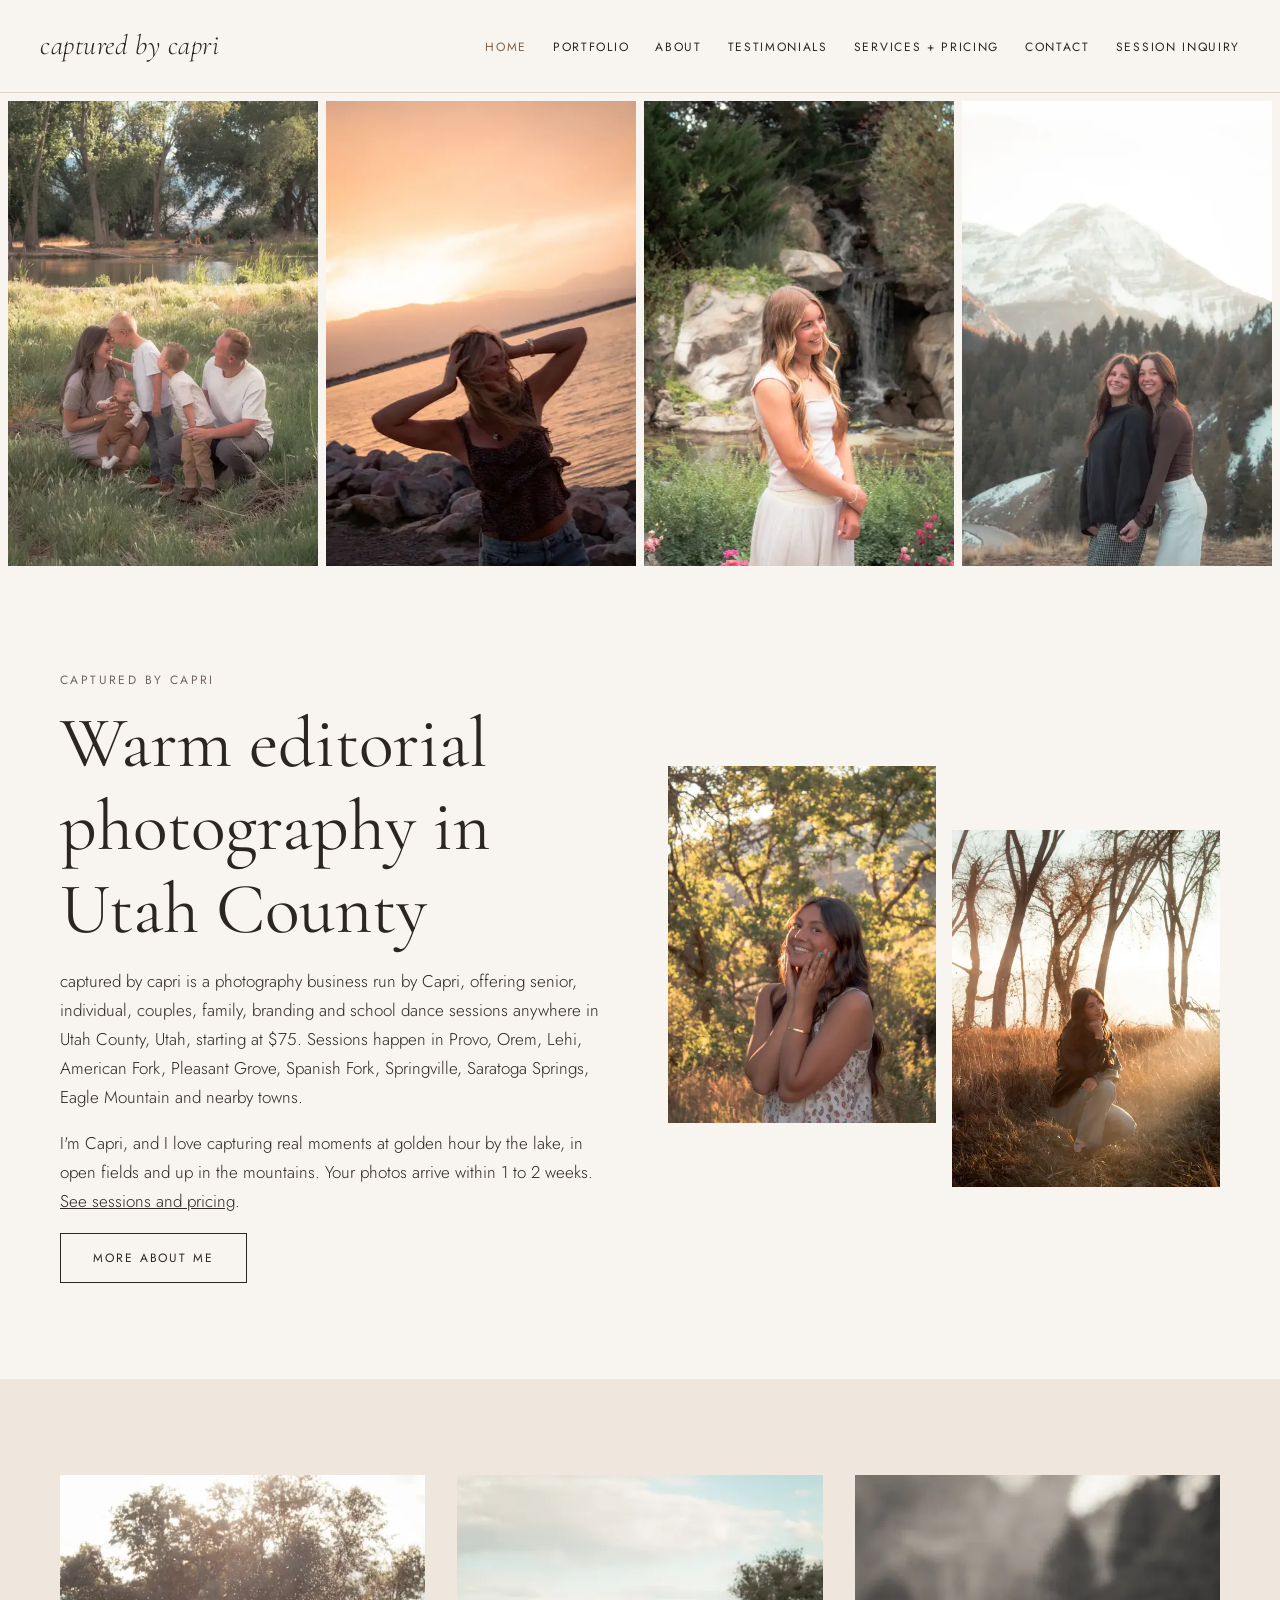
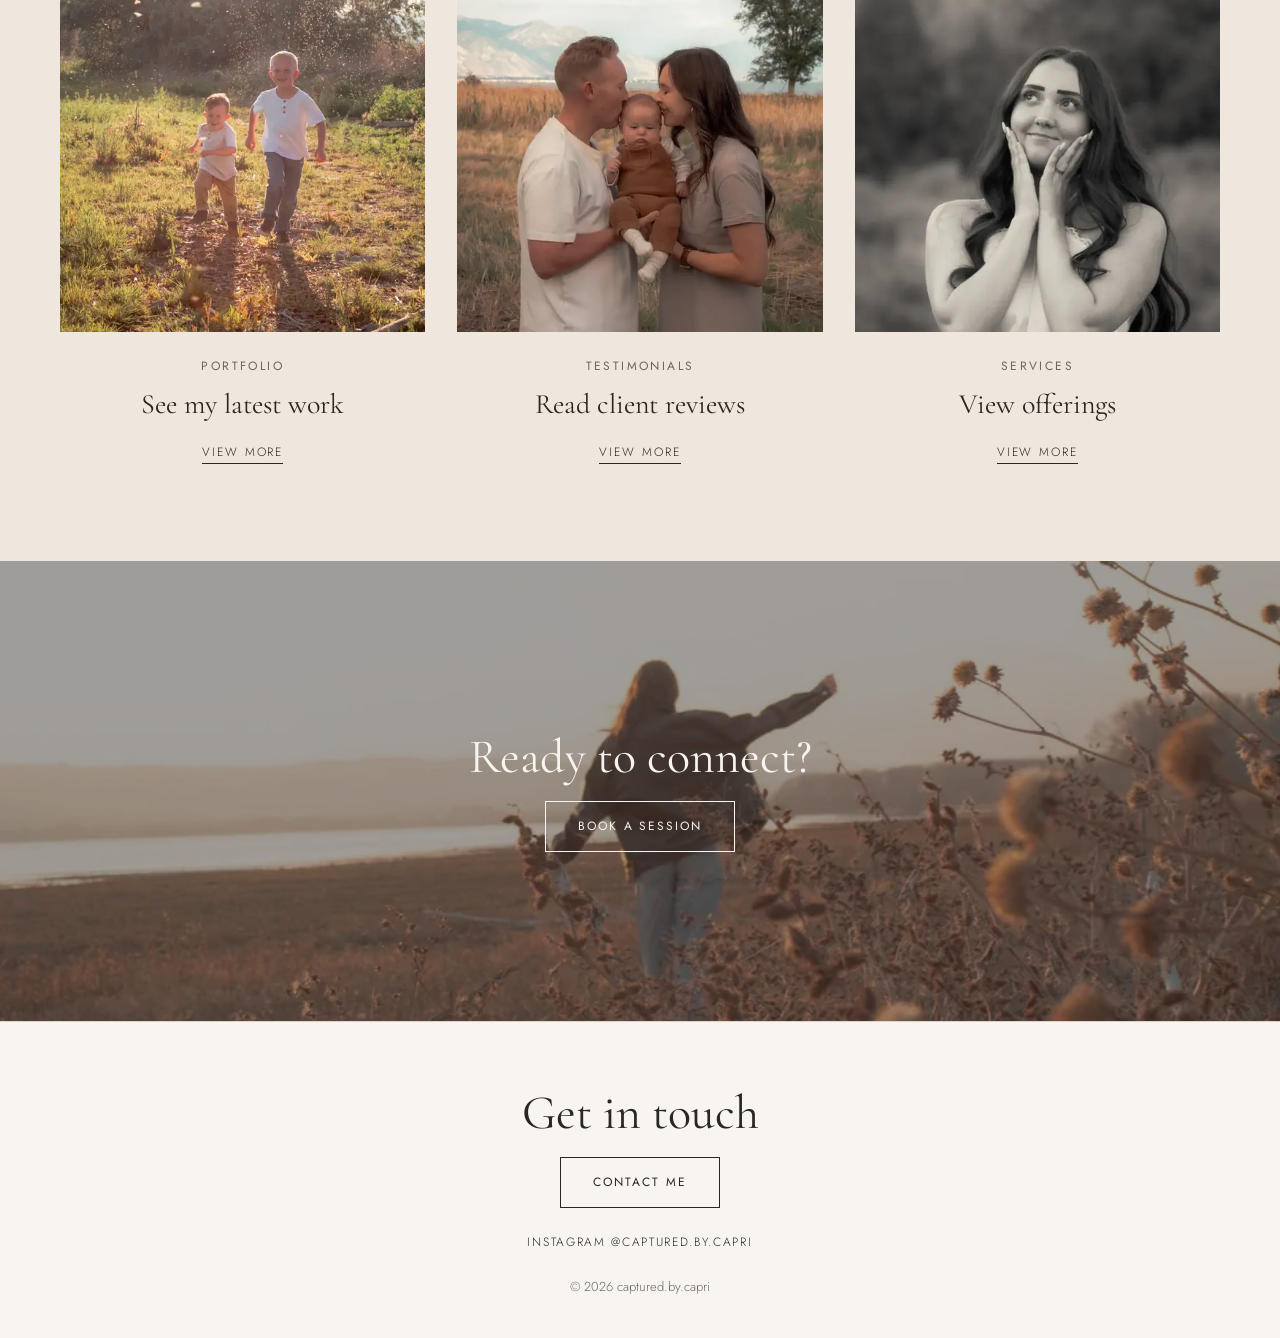
<file: index.html>
<!doctype html>
<html lang="en">
<head>
  <meta charset="utf-8">
  <meta name="viewport" content="width=device-width, initial-scale=1">
  <title>Utah County Senior & Family Photographer | captured by capri</title>
  <meta name="description" content="Warm, editorial photography in Utah County. Senior, couples, family and branding sessions with Capri, starting at $75. Book your session today.">
  <link rel="canonical" href="https://capturedbycapri.com/">
  <link rel="icon" href="favicon.svg" type="image/svg+xml">
  <link rel="apple-touch-icon" href="apple-touch-icon.png">
  <meta name="theme-color" content="#f8f4ef">
  <meta property="og:type" content="website">
  <meta property="og:site_name" content="captured by capri">
  <meta property="og:title" content="Utah County Senior & Family Photographer | captured by capri">
  <meta property="og:description" content="Warm, editorial photography in Utah County. Senior, couples, family and branding sessions with Capri, starting at $75. Book your session today.">
  <meta property="og:url" content="https://capturedbycapri.com/">
  <meta property="og:image" content="https://capturedbycapri.com/assets/og-image.jpg">
  <meta property="og:image:width" content="1200">
  <meta property="og:image:height" content="630">
  <meta name="twitter:card" content="summary_large_image">
  <script type="application/ld+json">
{
  "@context": "https://schema.org",
  "@type": "ProfessionalService",
  "@id": "https://capturedbycapri.com/#business",
  "name": "captured by capri",
  "description": "Senior, couples, family and branding photography in Utah County, Utah.",
  "url": "https://capturedbycapri.com/",
  "image": "https://capturedbycapri.com/assets/og-image.jpg",
  "logo": "https://capturedbycapri.com/apple-touch-icon.png",
  "priceRange": "$15–$115",
  "areaServed": [
    { "@type": "AdministrativeArea", "name": "Utah County, Utah" },
    { "@type": "City", "name": "Provo, Utah" },
    { "@type": "City", "name": "Orem, Utah" },
    { "@type": "City", "name": "Lehi, Utah" },
    { "@type": "City", "name": "American Fork, Utah" },
    { "@type": "City", "name": "Pleasant Grove, Utah" },
    { "@type": "City", "name": "Spanish Fork, Utah" },
    { "@type": "City", "name": "Springville, Utah" },
    { "@type": "City", "name": "Saratoga Springs, Utah" },
    { "@type": "City", "name": "Eagle Mountain, Utah" }
  ],
  "sameAs": [
    "https://instagram.com/captured.by.capri",
    "https://www.google.com/search?kgmid=/g/11z_zlj0zk"
  ],
  "hasOfferCatalog": {
    "@type": "OfferCatalog",
    "name": "Photography sessions",
    "itemListElement": [
      {
        "@type": "Offer",
        "price": "75",
        "priceCurrency": "USD",
        "itemOffered": {
          "@type": "Service",
          "name": "Individual / senior session",
          "description": "60+ photos"
        }
      },
      {
        "@type": "Offer",
        "price": "90",
        "priceCurrency": "USD",
        "itemOffered": {
          "@type": "Service",
          "name": "Couple session",
          "description": "70+ photos"
        }
      },
      {
        "@type": "Offer",
        "price": "105",
        "priceCurrency": "USD",
        "itemOffered": {
          "@type": "Service",
          "name": "Family session",
          "description": "65+ photos"
        }
      },
      {
        "@type": "Offer",
        "price": "115",
        "priceCurrency": "USD",
        "itemOffered": {
          "@type": "Service",
          "name": "Branding session",
          "description": "75+ photos"
        }
      },
      {
        "@type": "Offer",
        "price": "15",
        "priceCurrency": "USD",
        "itemOffered": {
          "@type": "Service",
          "name": "School dance group",
          "description": "Price varies with the number of couples in the group"
        }
      }
    ]
  },
  "founder": {
    "@type": "Person",
    "name": "Capri",
    "jobTitle": "Photographer",
    "url": "https://capturedbycapri.com/about.html",
    "sameAs": [
      "https://instagram.com/captured.by.capri"
    ]
  },
  "knowsAbout": [
    "Senior portrait photography",
    "Family photography",
    "Couples photography",
    "Branding photography"
  ]
}
  </script>
  <link rel="preconnect" href="https://fonts.googleapis.com">
  <link rel="preconnect" href="https://fonts.gstatic.com" crossorigin>
  <link href="https://fonts.googleapis.com/css2?family=Cormorant+Garamond:ital,wght@0,400;1,400&family=Jost:wght@300;400&display=swap" rel="stylesheet">
  <link rel="stylesheet" href="assets/style.css">
  <script type="application/ld+json">
{
  "@context": "https://schema.org",
  "@type": "WebPage",
  "@id": "https://capturedbycapri.com/",
  "url": "https://capturedbycapri.com/",
  "name": "Utah County Senior & Family Photographer | captured by capri",
  "dateModified": "2026-11-11",
  "about": {
    "@id": "https://capturedbycapri.com/#business"
  }
}
  </script>
</head>
<body>
  <header class="site-header">
    <a class="logo" href="index.html">captured by capri</a>
    <button class="nav-toggle" aria-expanded="false" aria-controls="site-nav">Menu</button>
    <nav class="site-nav" id="site-nav" aria-label="Main">
      <ul>
        <li><a href="index.html" aria-current="page">Home</a></li>
        <li><a href="portfolio.html">Portfolio</a></li>
        <li><a href="about.html">About</a></li>
        <li><a href="testimonials.html">Testimonials</a></li>
        <li><a href="services.html">Services + Pricing</a></li>
        <li><a href="contact.html">Contact</a></li>
        <li><a href="inquiry.html">Session Inquiry</a></li>
      </ul>
    </nav>
  </header>

  <main>
    <section class="hero-strip" aria-label="Featured photos">
      <img src="assets/photos/web/IMG_3997.webp" srcset="assets/photos/web/IMG_3997-500.webp 500w, assets/photos/web/IMG_3997.webp 1000w" sizes="(max-width: 900px) 50vw, 25vw" alt="Family of five sitting together in green grass by a pond" width="1000" height="1500" fetchpriority="high">
      <img src="assets/photos/web/IMG_3326.webp" srcset="assets/photos/web/IMG_3326-500.webp 500w, assets/photos/web/IMG_3326.webp 1000w" sizes="(max-width: 900px) 50vw, 25vw" alt="Girl with her hands in her hair at the lakeshore during a peach-colored sunset" width="1000" height="1500">
      <img src="assets/photos/web/senior-waterfall.webp" srcset="assets/photos/web/senior-waterfall-500.webp 500w, assets/photos/web/senior-waterfall.webp 1000w" sizes="(max-width: 900px) 50vw, 25vw" alt="Senior portrait in a white dress beside a garden waterfall and pink zinnias" width="1000" height="1500">
      <img src="assets/photos/web/IMG_2853.webp" srcset="assets/photos/web/IMG_2853-500.webp 500w, assets/photos/web/IMG_2853.webp 1000w" sizes="(max-width: 900px) 50vw, 25vw" alt="Two friends hugging in front of a snowy mountain peak and pine trees" width="1000" height="1500">
    </section>

    <section class="section">
      <div class="container intro">
        <div>
          <span class="eyebrow">captured by capri</span>
          <h1>Warm editorial photography in Utah County</h1>
          <p>captured by capri is a photography business run by Capri, offering senior, individual, couples, family, branding and school dance sessions anywhere in Utah County, Utah, starting at $75. Sessions happen in Provo, Orem, Lehi, American Fork, Pleasant Grove, Spanish Fork, Springville, Saratoga Springs, Eagle Mountain and nearby towns.</p>
          <p>I'm Capri, and I love capturing real moments at golden hour by the lake, in open fields and up in the mountains. Your photos arrive within 1 to 2 weeks. <a href="services.html">See sessions and pricing</a>.</p>
          <a class="button" href="about.html">More about me</a>
        </div>
        <div class="intro-photos">
          <img src="assets/photos/web/IMG_4443.webp" srcset="assets/photos/web/IMG_4443-500.webp 500w, assets/photos/web/IMG_4443.webp 1000w" sizes="(max-width: 900px) 50vw, 25vw" alt="Senior girl smiling with her hands on her cheeks in golden-hour backlight" width="1000" height="1500" loading="lazy">
          <img src="assets/photos/web/IMG_2374.webp" srcset="assets/photos/web/IMG_2374-500.webp 500w, assets/photos/web/IMG_2374.webp 1000w" sizes="(max-width: 900px) 50vw, 25vw" alt="Senior girl crouched in tall grass under bare trees in golden backlight" width="1000" height="1500" loading="lazy">
        </div>
      </div>
    </section>

    <section class="section alt">
      <div class="container cards">
        <a class="card" href="portfolio.html">
          <img src="assets/photos/web/IMG_4342.webp" srcset="assets/photos/web/IMG_4342-500.webp 500w, assets/photos/web/IMG_4342.webp 1000w" sizes="(max-width: 900px) 100vw, 33vw" alt="Two young brothers running through sunlit grass by the lake" width="1000" height="1354" loading="lazy">
          <span class="eyebrow">Portfolio</span>
          <h2>See my latest work</h2>
          <span class="more">View more</span>
        </a>
        <a class="card" href="testimonials.html">
          <img src="assets/photos/web/IMG_4170.webp" srcset="assets/photos/web/IMG_4170-500.webp 500w, assets/photos/web/IMG_4170.webp 1000w" sizes="(max-width: 900px) 100vw, 33vw" alt="Parents kissing their baby in a golden field with mountains behind them" width="984" height="1500" loading="lazy">
          <span class="eyebrow">Testimonials</span>
          <h2>Read client reviews</h2>
          <span class="more">View more</span>
        </a>
        <a class="card" href="services.html">
          <img src="assets/photos/web/IMG_9666.webp" srcset="assets/photos/web/IMG_9666-500.webp 500w, assets/photos/web/IMG_9666.webp 1000w" sizes="(max-width: 900px) 100vw, 33vw" alt="Black and white portrait of a young woman smiling with her hands on her cheeks" width="1000" height="1500" loading="lazy">
          <span class="eyebrow">Services</span>
          <h2>View offerings</h2>
          <span class="more">View more</span>
        </a>
      </div>
    </section>

    <section class="cta-banner" style="background-image: url('assets/photos/web/IMG_2641.webp')">
      <div>
        <h2>Ready to connect?</h2>
        <a class="button light" href="inquiry.html">Book a session</a>
      </div>
    </section>
  </main>

  <footer class="site-footer">
    <h2>Get in touch</h2>
    <a class="button" href="contact.html">Contact me</a>
    <br>
    <a class="social" href="https://instagram.com/captured.by.capri">Instagram @captured.by.capri</a>
    <small>&copy; 2026 captured.by.capri</small>
  </footer>

  <script src="assets/site.js"></script>
</body>
</html>
</file>
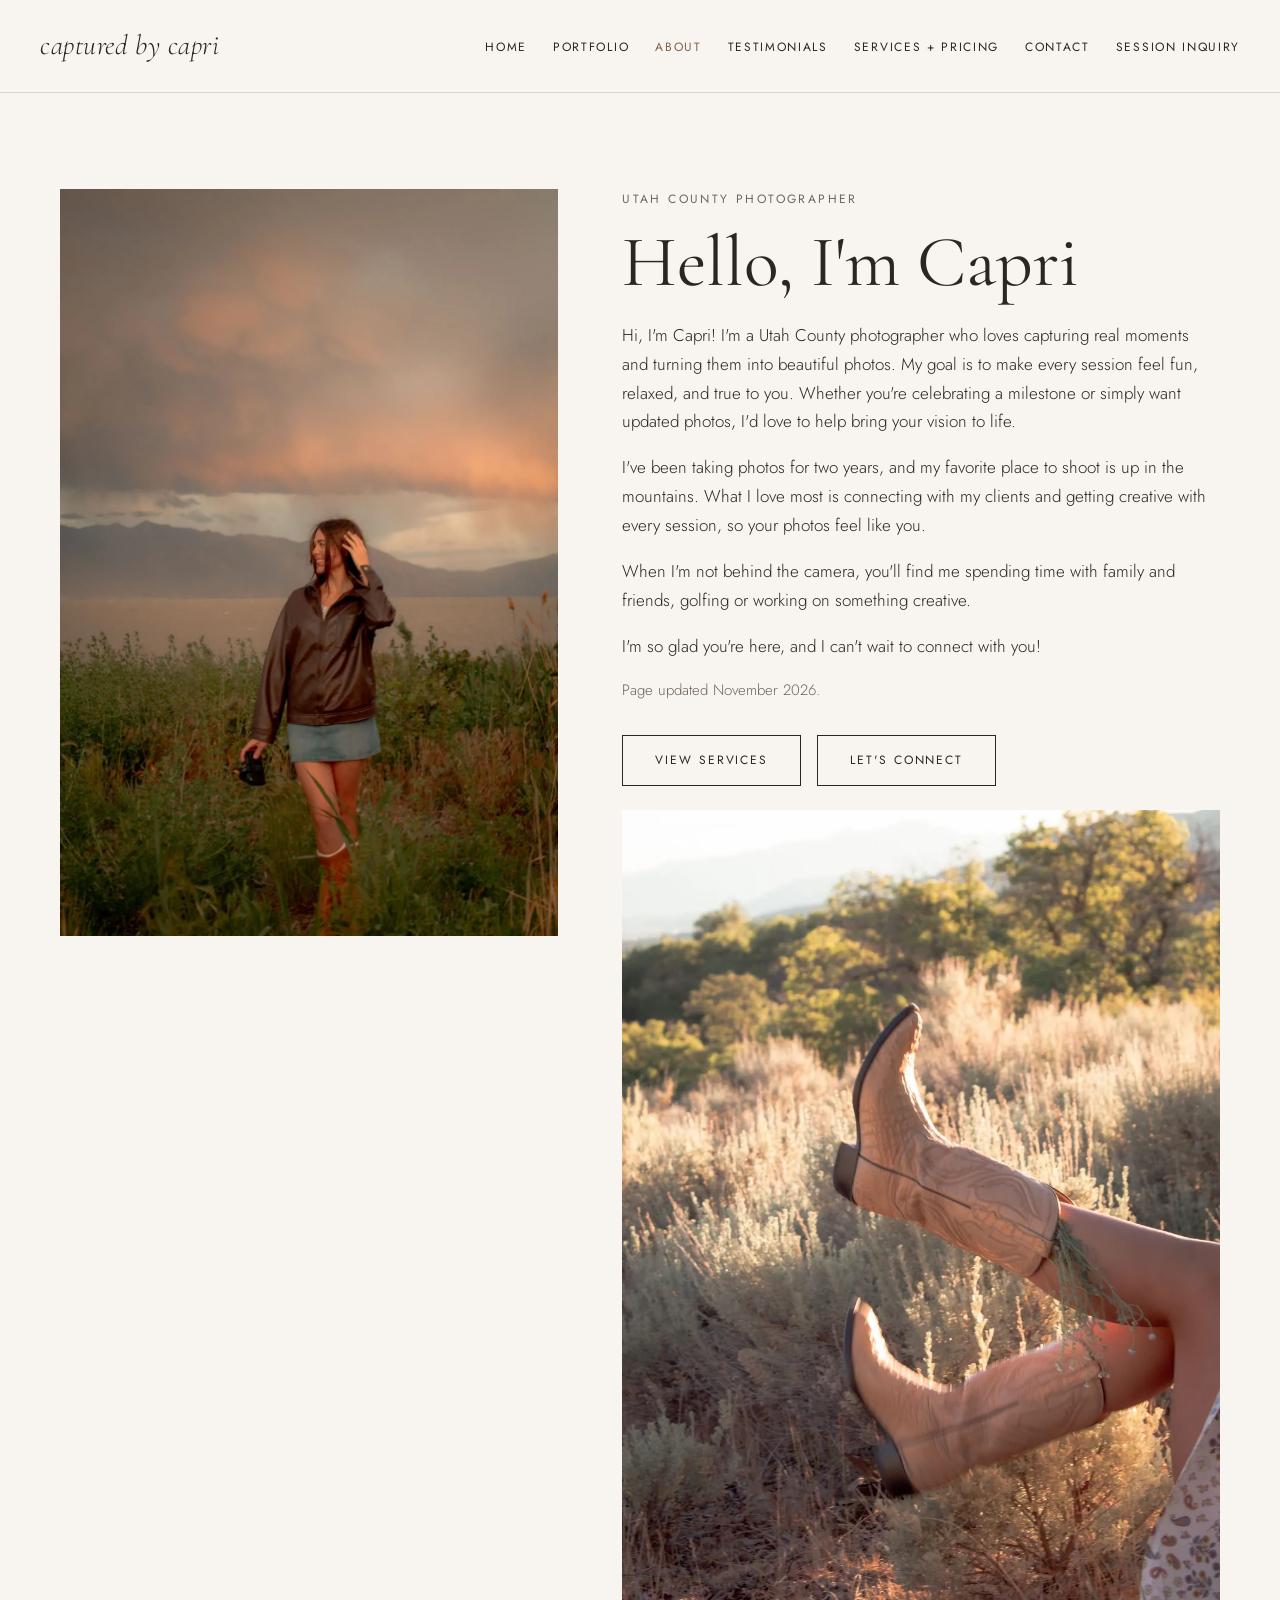
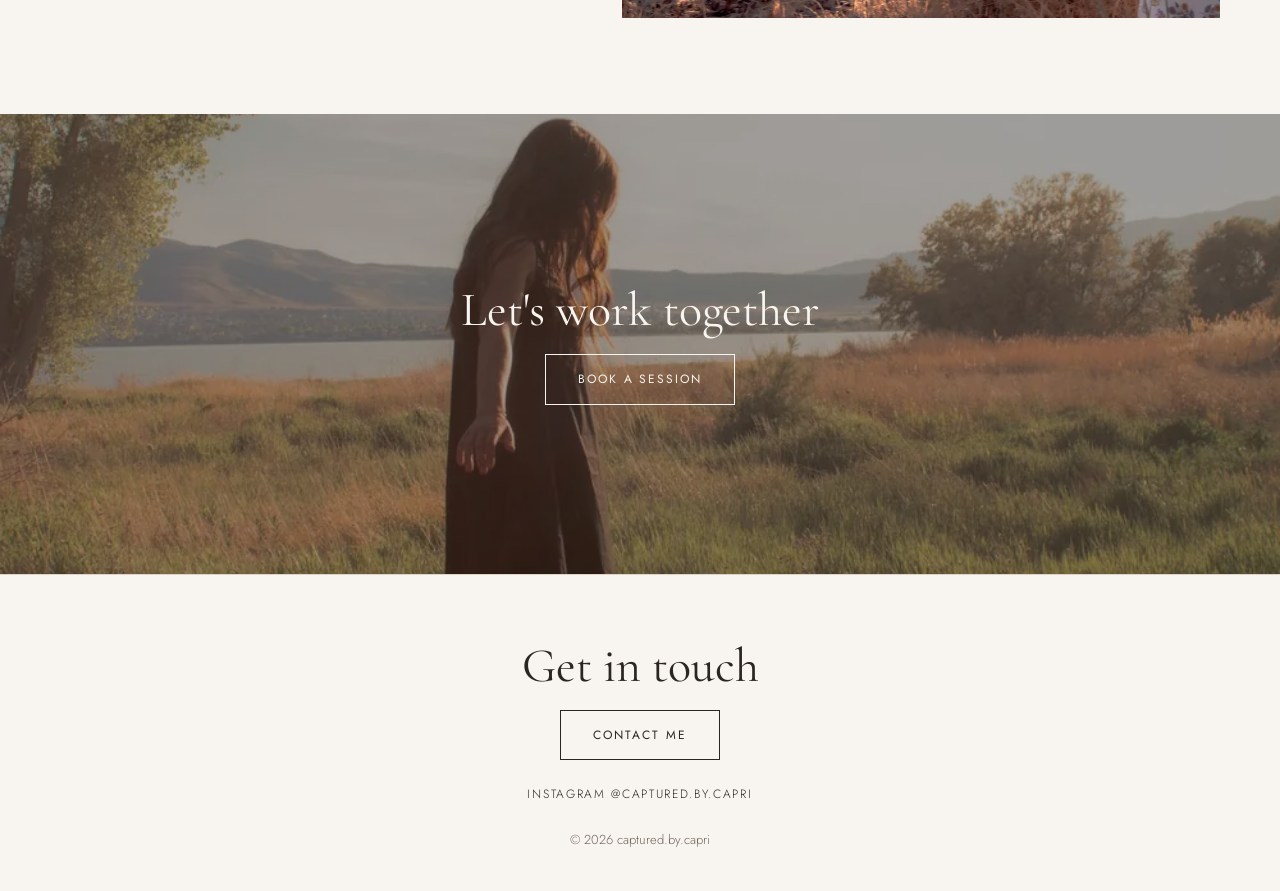
<file: about.html>
<!doctype html>
<html lang="en">
<head>
  <meta charset="utf-8">
  <meta name="viewport" content="width=device-width, initial-scale=1">
  <title>About Capri, Utah County Photographer | captured by capri</title>
  <meta name="description" content="Meet Capri, a Utah County photographer who makes every session fun, relaxed and true to you. Seniors, couples, families and branding.">
  <link rel="canonical" href="https://capturedbycapri.com/about.html">
  <link rel="icon" href="favicon.svg" type="image/svg+xml">
  <link rel="apple-touch-icon" href="apple-touch-icon.png">
  <meta name="theme-color" content="#f8f4ef">
  <meta property="og:type" content="website">
  <meta property="og:site_name" content="captured by capri">
  <meta property="og:title" content="About Capri, Utah County Photographer | captured by capri">
  <meta property="og:description" content="Meet Capri, a Utah County photographer who makes every session fun, relaxed and true to you. Seniors, couples, families and branding.">
  <meta property="og:url" content="https://capturedbycapri.com/about.html">
  <meta property="og:image" content="https://capturedbycapri.com/assets/og-image.jpg">
  <meta property="og:image:width" content="1200">
  <meta property="og:image:height" content="630">
  <meta name="twitter:card" content="summary_large_image">
  <link rel="preconnect" href="https://fonts.googleapis.com">
  <link rel="preconnect" href="https://fonts.gstatic.com" crossorigin>
  <link href="https://fonts.googleapis.com/css2?family=Cormorant+Garamond:ital,wght@0,400;1,400&family=Jost:wght@300;400&display=swap" rel="stylesheet">
  <link rel="stylesheet" href="assets/style.css">
  <script type="application/ld+json">
{
  "@context": "https://schema.org",
  "@type": "AboutPage",
  "@id": "https://capturedbycapri.com/about.html",
  "url": "https://capturedbycapri.com/about.html",
  "name": "About Capri, Utah County Photographer",
  "dateModified": "2026-11-11",
  "about": {
    "@id": "https://capturedbycapri.com/#business"
  },
  "mainEntity": {
    "@type": "Person",
    "@id": "https://capturedbycapri.com/#capri",
    "name": "Capri",
    "jobTitle": "Photographer",
    "description": "Utah County photographer with two years of experience, specializing in senior, couples, family and branding sessions. Favorite place to shoot: the mountains.",
    "image": "https://capturedbycapri.com/assets/photos/web/IMG_3861.webp",
    "url": "https://capturedbycapri.com/about.html",
    "worksFor": {
      "@id": "https://capturedbycapri.com/#business"
    },
    "homeLocation": {
      "@type": "AdministrativeArea",
      "name": "Utah County, Utah"
    },
    "knowsAbout": [
      "Senior portraits",
      "Couples photography",
      "Family photography",
      "Branding photography"
    ],
    "sameAs": [
      "https://instagram.com/captured.by.capri"
    ]
  }
}
  </script>
</head>
<body>
  <header class="site-header">
    <a class="logo" href="index.html">captured by capri</a>
    <button class="nav-toggle" aria-expanded="false" aria-controls="site-nav">Menu</button>
    <nav class="site-nav" id="site-nav" aria-label="Main">
      <ul>
        <li><a href="index.html">Home</a></li>
        <li><a href="portfolio.html">Portfolio</a></li>
        <li><a href="about.html" aria-current="page">About</a></li>
        <li><a href="testimonials.html">Testimonials</a></li>
        <li><a href="services.html">Services + Pricing</a></li>
        <li><a href="contact.html">Contact</a></li>
        <li><a href="inquiry.html">Session Inquiry</a></li>
      </ul>
    </nav>
  </header>

  <main>
    <section class="section">
      <div class="container about">
        <div>
          <img src="assets/photos/web/IMG_3861.webp" srcset="assets/photos/web/IMG_3861-500.webp 500w, assets/photos/web/IMG_3861.webp 1000w" sizes="(max-width: 900px) 100vw, 45vw" alt="Capri, the photographer, holding her camera in a field under a stormy sunset sky" width="1000" height="1500" fetchpriority="high">
        </div>
        <div>
          <span class="eyebrow">Utah County Photographer</span>
          <h1>Hello, I'm Capri</h1>
          <p>Hi, I'm Capri! I'm a Utah County photographer who loves capturing real moments and turning them into beautiful photos. My goal is to make every session feel fun, relaxed, and true to you. Whether you're celebrating a milestone or simply want updated photos, I'd love to help bring your vision to life.</p>
          <p>I've been taking photos for two years, and my favorite place to shoot is up in the mountains. What I love most is connecting with my clients and getting creative with every session, so your photos feel like you.</p>
          <p>When I'm not behind the camera, you'll find me spending time with family and friends, golfing or working on something creative.</p>
          <p>I'm so glad you're here, and I can't wait to connect with you!</p>
          <p class="form-note">Page updated <time datetime="2026-11-11">November 2026</time>.</p>
          <div class="actions">
            <a class="button" href="services.html">View services</a>
            <a class="button" href="contact.html">Let's connect</a>
          </div>
          <div class="about-secondary">
            <img src="assets/photos/web/IMG_4475.webp" srcset="assets/photos/web/IMG_4475-500.webp 500w, assets/photos/web/IMG_4475.webp 1000w" sizes="(max-width: 900px) 100vw, 45vw" alt="Cowboy boots kicked up in a sunlit sagebrush field" width="1000" height="1352" loading="lazy">
          </div>
        </div>
      </div>
    </section>

    <section class="cta-banner" style="background-image: url('assets/photos/web/IMG_3569.webp')">
      <div>
        <h2>Let's work together</h2>
        <a class="button light" href="inquiry.html">Book a session</a>
      </div>
    </section>
  </main>

  <footer class="site-footer">
    <h2>Get in touch</h2>
    <a class="button" href="contact.html">Contact me</a>
    <br>
    <a class="social" href="https://instagram.com/captured.by.capri">Instagram @captured.by.capri</a>
    <small>&copy; 2026 captured.by.capri</small>
  </footer>

  <script src="assets/site.js"></script>
</body>
</html>
</file>
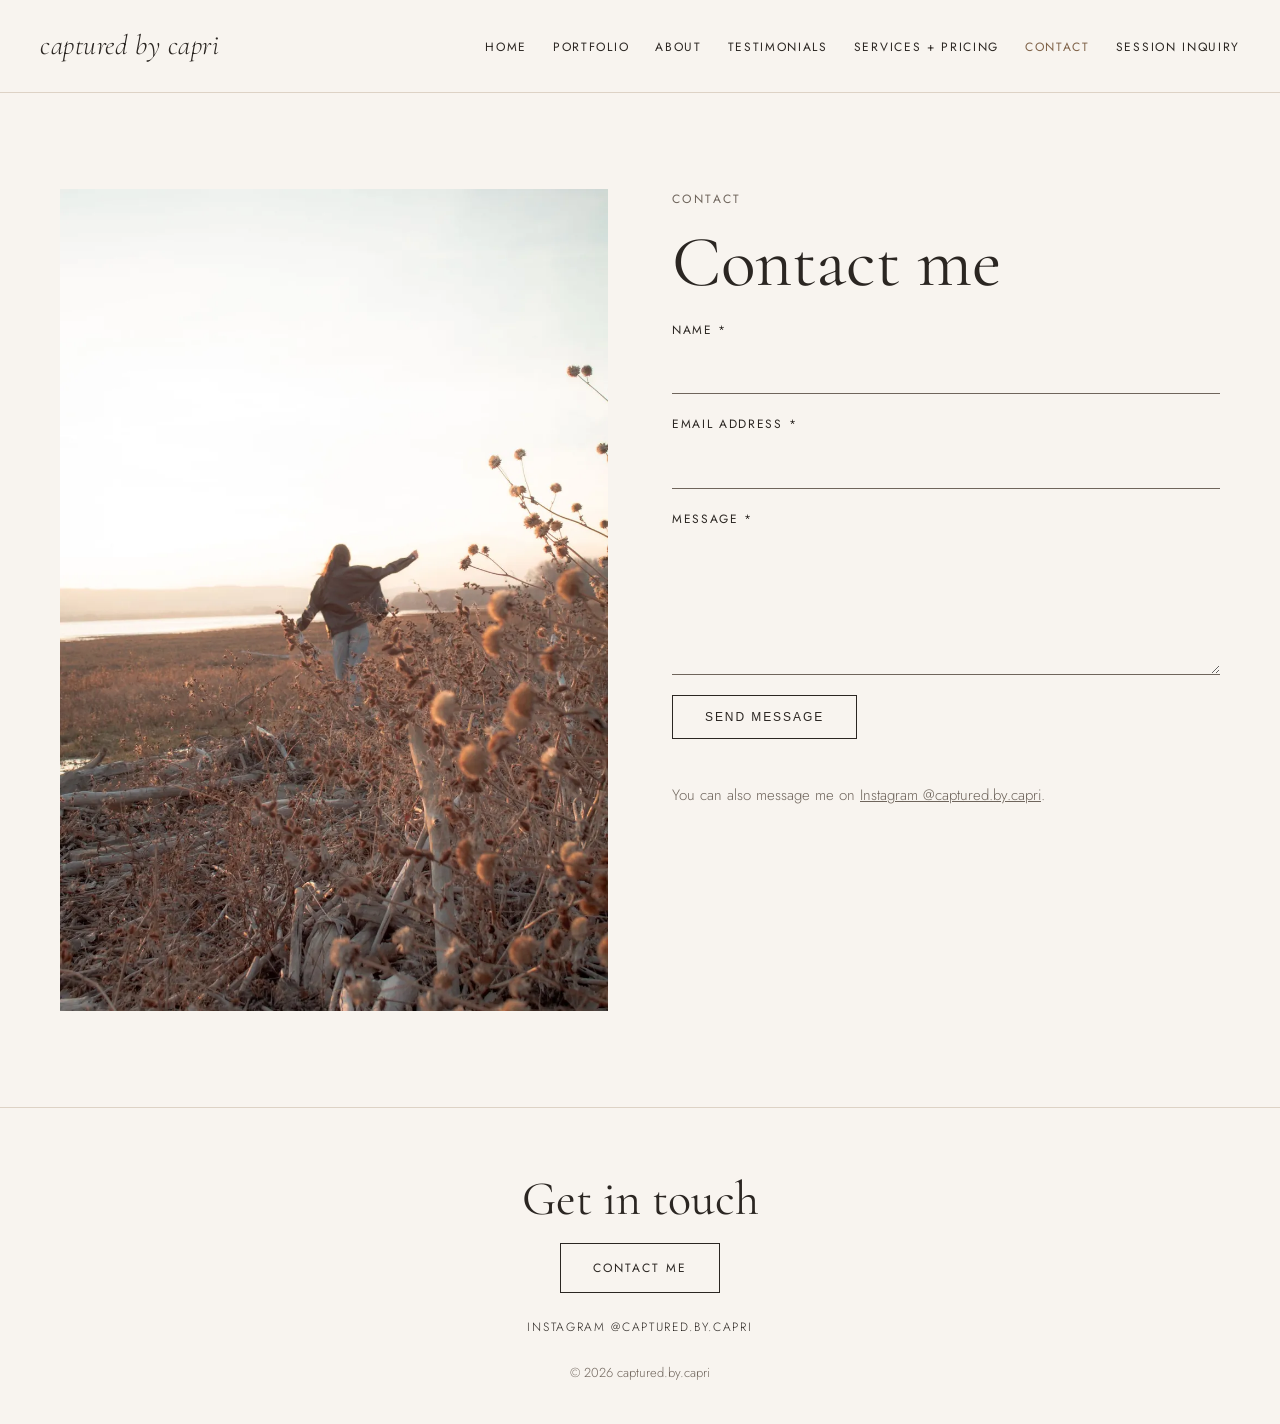
<file: contact.html>
<!doctype html>
<html lang="en">
<head>
  <meta charset="utf-8">
  <meta name="viewport" content="width=device-width, initial-scale=1">
  <title>Contact Capri | Utah County Photographer | captured by capri</title>
  <meta name="description" content="Have a question about a photo session? Send Capri a message or reach out on Instagram @captured.by.capri. Serving all of Utah County.">
  <link rel="canonical" href="https://capturedbycapri.com/contact.html">
  <link rel="icon" href="favicon.svg" type="image/svg+xml">
  <link rel="apple-touch-icon" href="apple-touch-icon.png">
  <meta name="theme-color" content="#f8f4ef">
  <meta property="og:type" content="website">
  <meta property="og:site_name" content="captured by capri">
  <meta property="og:title" content="Contact Capri | Utah County Photographer | captured by capri">
  <meta property="og:description" content="Have a question about a photo session? Send Capri a message or reach out on Instagram @captured.by.capri. Serving all of Utah County.">
  <meta property="og:url" content="https://capturedbycapri.com/contact.html">
  <meta property="og:image" content="https://capturedbycapri.com/assets/og-image.jpg">
  <meta property="og:image:width" content="1200">
  <meta property="og:image:height" content="630">
  <meta name="twitter:card" content="summary_large_image">
  <link rel="preconnect" href="https://fonts.googleapis.com">
  <link rel="preconnect" href="https://fonts.gstatic.com" crossorigin>
  <link href="https://fonts.googleapis.com/css2?family=Cormorant+Garamond:ital,wght@0,400;1,400&family=Jost:wght@300;400&display=swap" rel="stylesheet">
  <link rel="stylesheet" href="assets/style.css">
</head>
<body>
  <header class="site-header">
    <a class="logo" href="index.html">captured by capri</a>
    <button class="nav-toggle" aria-expanded="false" aria-controls="site-nav">Menu</button>
    <nav class="site-nav" id="site-nav" aria-label="Main">
      <ul>
        <li><a href="index.html">Home</a></li>
        <li><a href="portfolio.html">Portfolio</a></li>
        <li><a href="about.html">About</a></li>
        <li><a href="testimonials.html">Testimonials</a></li>
        <li><a href="services.html">Services + Pricing</a></li>
        <li><a href="contact.html" aria-current="page">Contact</a></li>
        <li><a href="inquiry.html">Session Inquiry</a></li>
      </ul>
    </nav>
  </header>

  <main>
    <section class="section">
      <div class="container split">
        <img src="assets/photos/web/IMG_2641.webp" srcset="assets/photos/web/IMG_2641-500.webp 500w, assets/photos/web/IMG_2641.webp 1000w" sizes="(max-width: 900px) 100vw, 50vw" alt="Girl in a field of dried thistles reaching toward the lake at sunset" width="1000" height="1500" fetchpriority="high">
        <div>
          <span class="eyebrow">Contact</span>
          <h1>Contact me</h1>
          <form data-formsubmit action="https://formsubmit.co/caprispencer@gmail.com" method="POST">
            <input type="hidden" name="_subject" value="New message from your website">
            <input type="hidden" name="_template" value="table">
            <input type="hidden" name="_captcha" value="false">
            <input type="text" name="_honey" class="honey" tabindex="-1" autocomplete="off" aria-hidden="true">
            <label>Name *<input type="text" name="name" required autocomplete="name"></label>
            <label>Email address *<input type="email" name="email" required autocomplete="email"></label>
            <label>Message *<textarea name="message" required></textarea></label>
            <div><button class="button" type="submit">Send message</button></div>
            <p class="form-status" role="status"></p>
          </form>
          <p class="form-note" style="margin-top: 24px">You can also message me on <a href="https://instagram.com/captured.by.capri">Instagram @captured.by.capri</a>.</p>
        </div>
      </div>
    </section>
  </main>

  <footer class="site-footer">
    <h2>Get in touch</h2>
    <a class="button" href="contact.html">Contact me</a>
    <br>
    <a class="social" href="https://instagram.com/captured.by.capri">Instagram @captured.by.capri</a>
    <small>&copy; 2026 captured.by.capri</small>
  </footer>

  <script src="assets/site.js"></script>
</body>
</html>
</file>
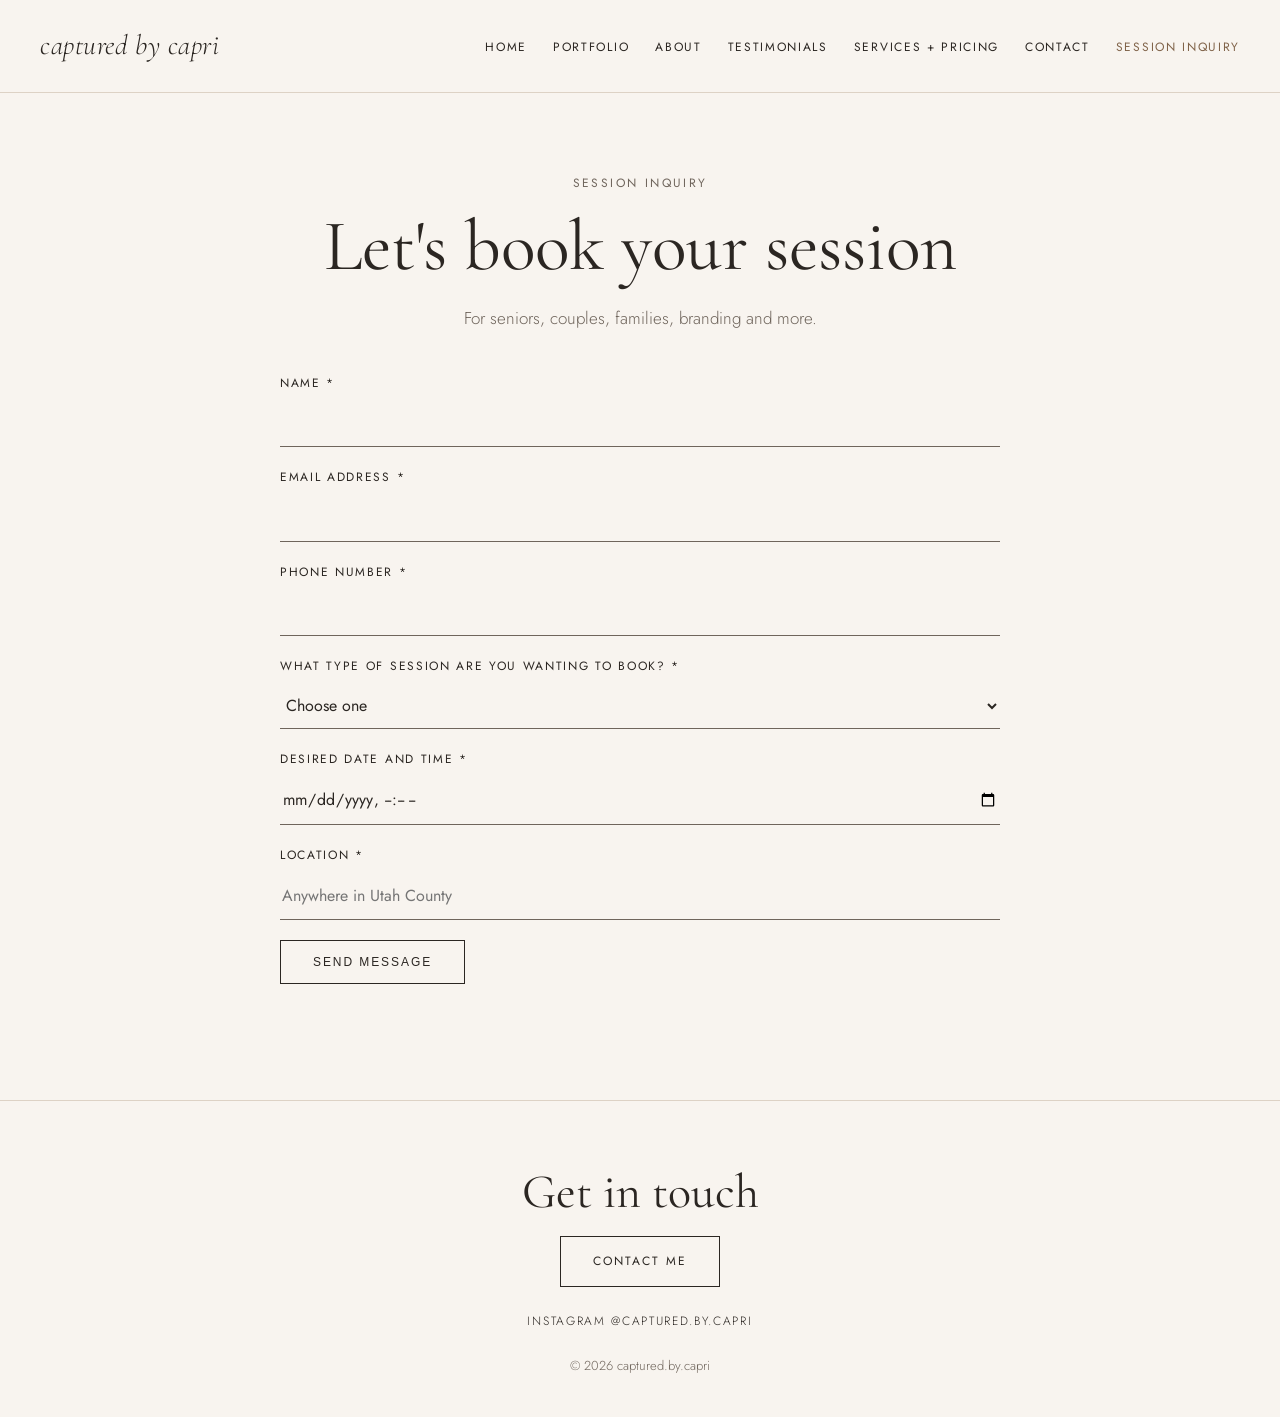
<file: inquiry.html>
<!doctype html>
<html lang="en">
<head>
  <meta charset="utf-8">
  <meta name="viewport" content="width=device-width, initial-scale=1">
  <title>Book a Photo Session in Utah County | captured by capri</title>
  <meta name="description" content="Request a senior, couples, family, branding or school dance session with Capri. Pick your date, time and Utah County location.">
  <link rel="canonical" href="https://capturedbycapri.com/inquiry.html">
  <link rel="icon" href="favicon.svg" type="image/svg+xml">
  <link rel="apple-touch-icon" href="apple-touch-icon.png">
  <meta name="theme-color" content="#f8f4ef">
  <meta property="og:type" content="website">
  <meta property="og:site_name" content="captured by capri">
  <meta property="og:title" content="Book a Photo Session in Utah County | captured by capri">
  <meta property="og:description" content="Request a senior, couples, family, branding or school dance session with Capri. Pick your date, time and Utah County location.">
  <meta property="og:url" content="https://capturedbycapri.com/inquiry.html">
  <meta property="og:image" content="https://capturedbycapri.com/assets/og-image.jpg">
  <meta property="og:image:width" content="1200">
  <meta property="og:image:height" content="630">
  <meta name="twitter:card" content="summary_large_image">
  <link rel="preconnect" href="https://fonts.googleapis.com">
  <link rel="preconnect" href="https://fonts.gstatic.com" crossorigin>
  <link href="https://fonts.googleapis.com/css2?family=Cormorant+Garamond:ital,wght@0,400;1,400&family=Jost:wght@300;400&display=swap" rel="stylesheet">
  <link rel="stylesheet" href="assets/style.css">
</head>
<body>
  <header class="site-header">
    <a class="logo" href="index.html">captured by capri</a>
    <button class="nav-toggle" aria-expanded="false" aria-controls="site-nav">Menu</button>
    <nav class="site-nav" id="site-nav" aria-label="Main">
      <ul>
        <li><a href="index.html">Home</a></li>
        <li><a href="portfolio.html">Portfolio</a></li>
        <li><a href="about.html">About</a></li>
        <li><a href="testimonials.html">Testimonials</a></li>
        <li><a href="services.html">Services + Pricing</a></li>
        <li><a href="contact.html">Contact</a></li>
        <li><a href="inquiry.html" aria-current="page">Session Inquiry</a></li>
      </ul>
    </nav>
  </header>

  <main>
    <section class="page-title">
      <span class="eyebrow">Session Inquiry</span>
      <h1>Let's book your session</h1>
      <p>For seniors, couples, families, branding and more.</p>
    </section>

    <section class="section" style="padding-top: 0">
      <div class="narrow">
        <form data-formsubmit action="https://formsubmit.co/caprispencer@gmail.com" method="POST">
          <input type="hidden" name="_subject" value="New session inquiry">
          <input type="hidden" name="_template" value="table">
          <input type="hidden" name="_captcha" value="false">
          <input type="text" name="_honey" class="honey" tabindex="-1" autocomplete="off" aria-hidden="true">
          <label>Name *<input type="text" name="name" required autocomplete="name"></label>
          <label>Email address *<input type="email" name="email" required autocomplete="email"></label>
          <label>Phone number *<input type="tel" name="phone" required autocomplete="tel"></label>
          <label>What type of session are you wanting to book? *
            <select name="session_type" required><option value="">Choose one</option><option>Individual</option><option>Senior</option><option>Couple</option><option>Family</option><option>School Dance</option><option>Branding</option><option>Something else</option></select>
          </label>
          <label>Desired date and time *<input type="datetime-local" name="date_time" required></label>
          <label>Location *<input type="text" name="location" required placeholder="Anywhere in Utah County"></label>
          <div><button class="button" type="submit">Send message</button></div>
          <p class="form-status" role="status"></p>
        </form>
      </div>
    </section>
  </main>

  <footer class="site-footer">
    <h2>Get in touch</h2>
    <a class="button" href="contact.html">Contact me</a>
    <br>
    <a class="social" href="https://instagram.com/captured.by.capri">Instagram @captured.by.capri</a>
    <small>&copy; 2026 captured.by.capri</small>
  </footer>

  <script src="assets/site.js"></script>
</body>
</html>
</file>
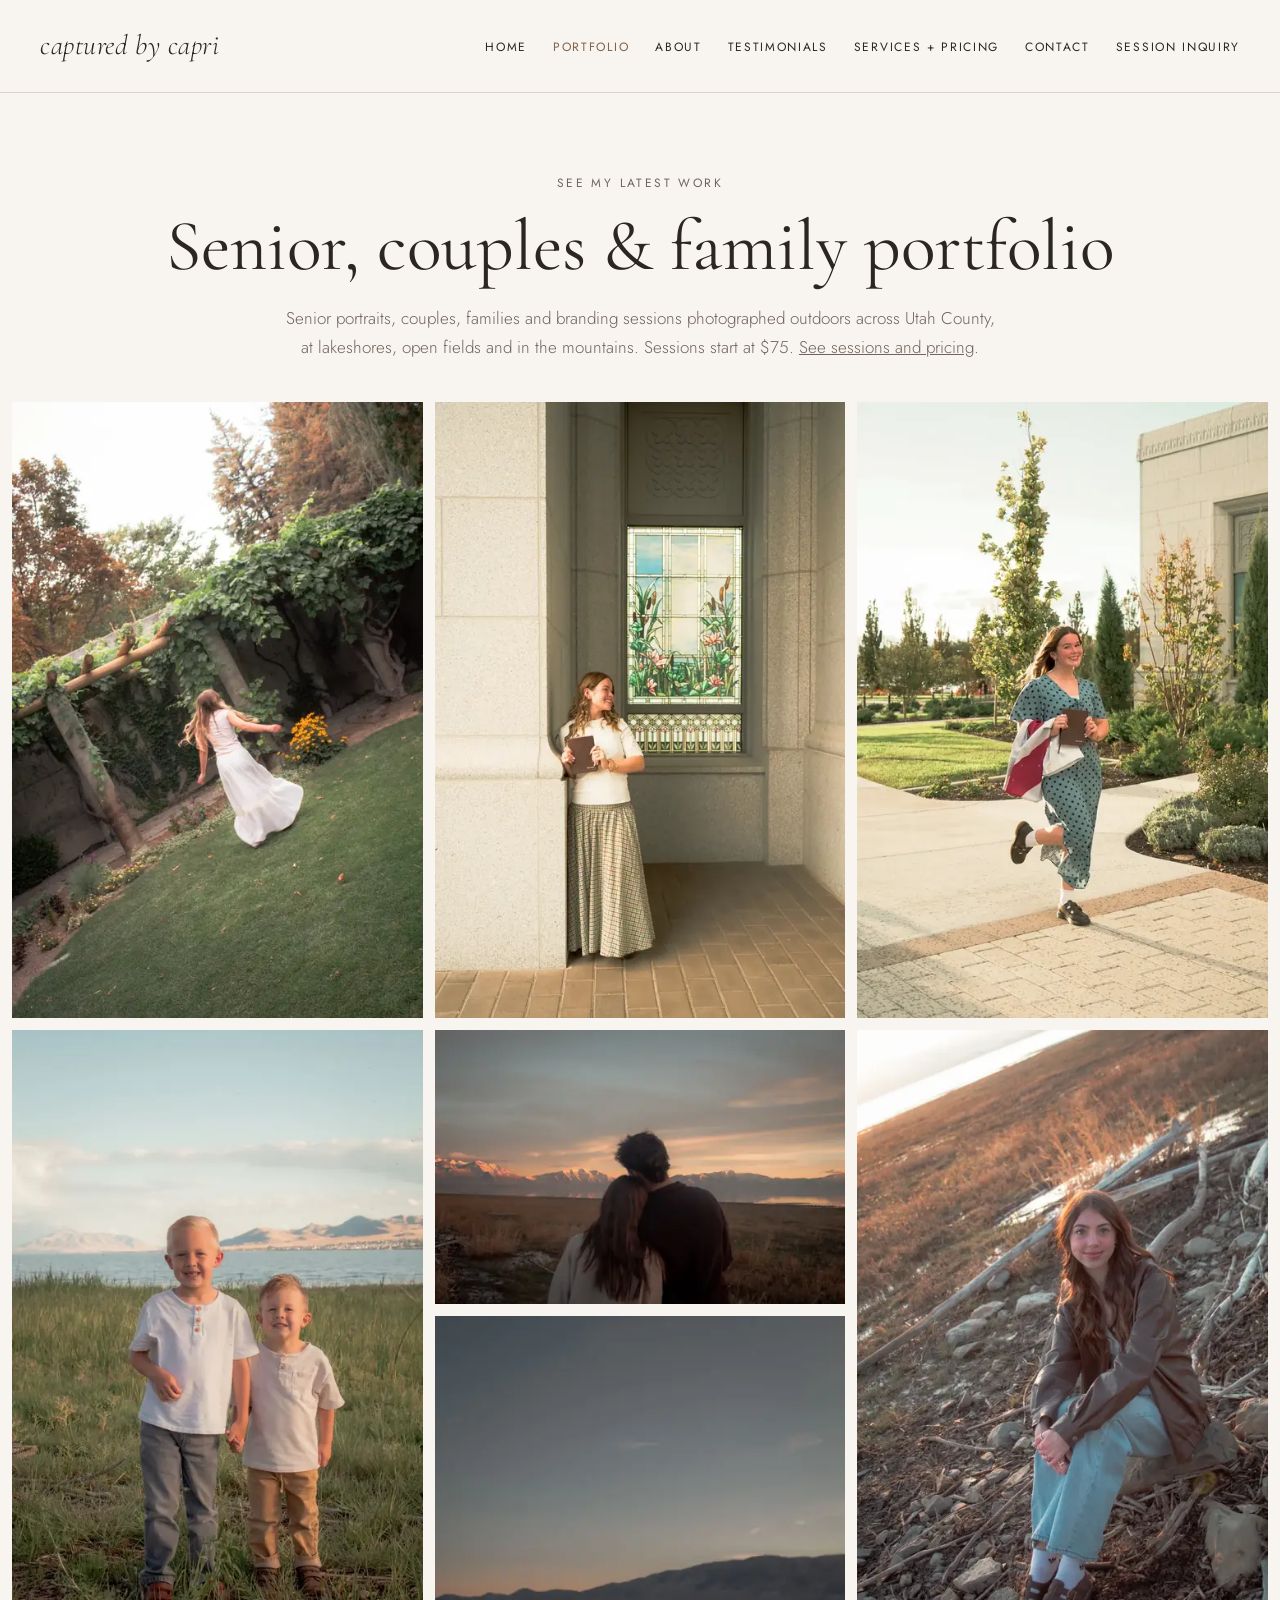
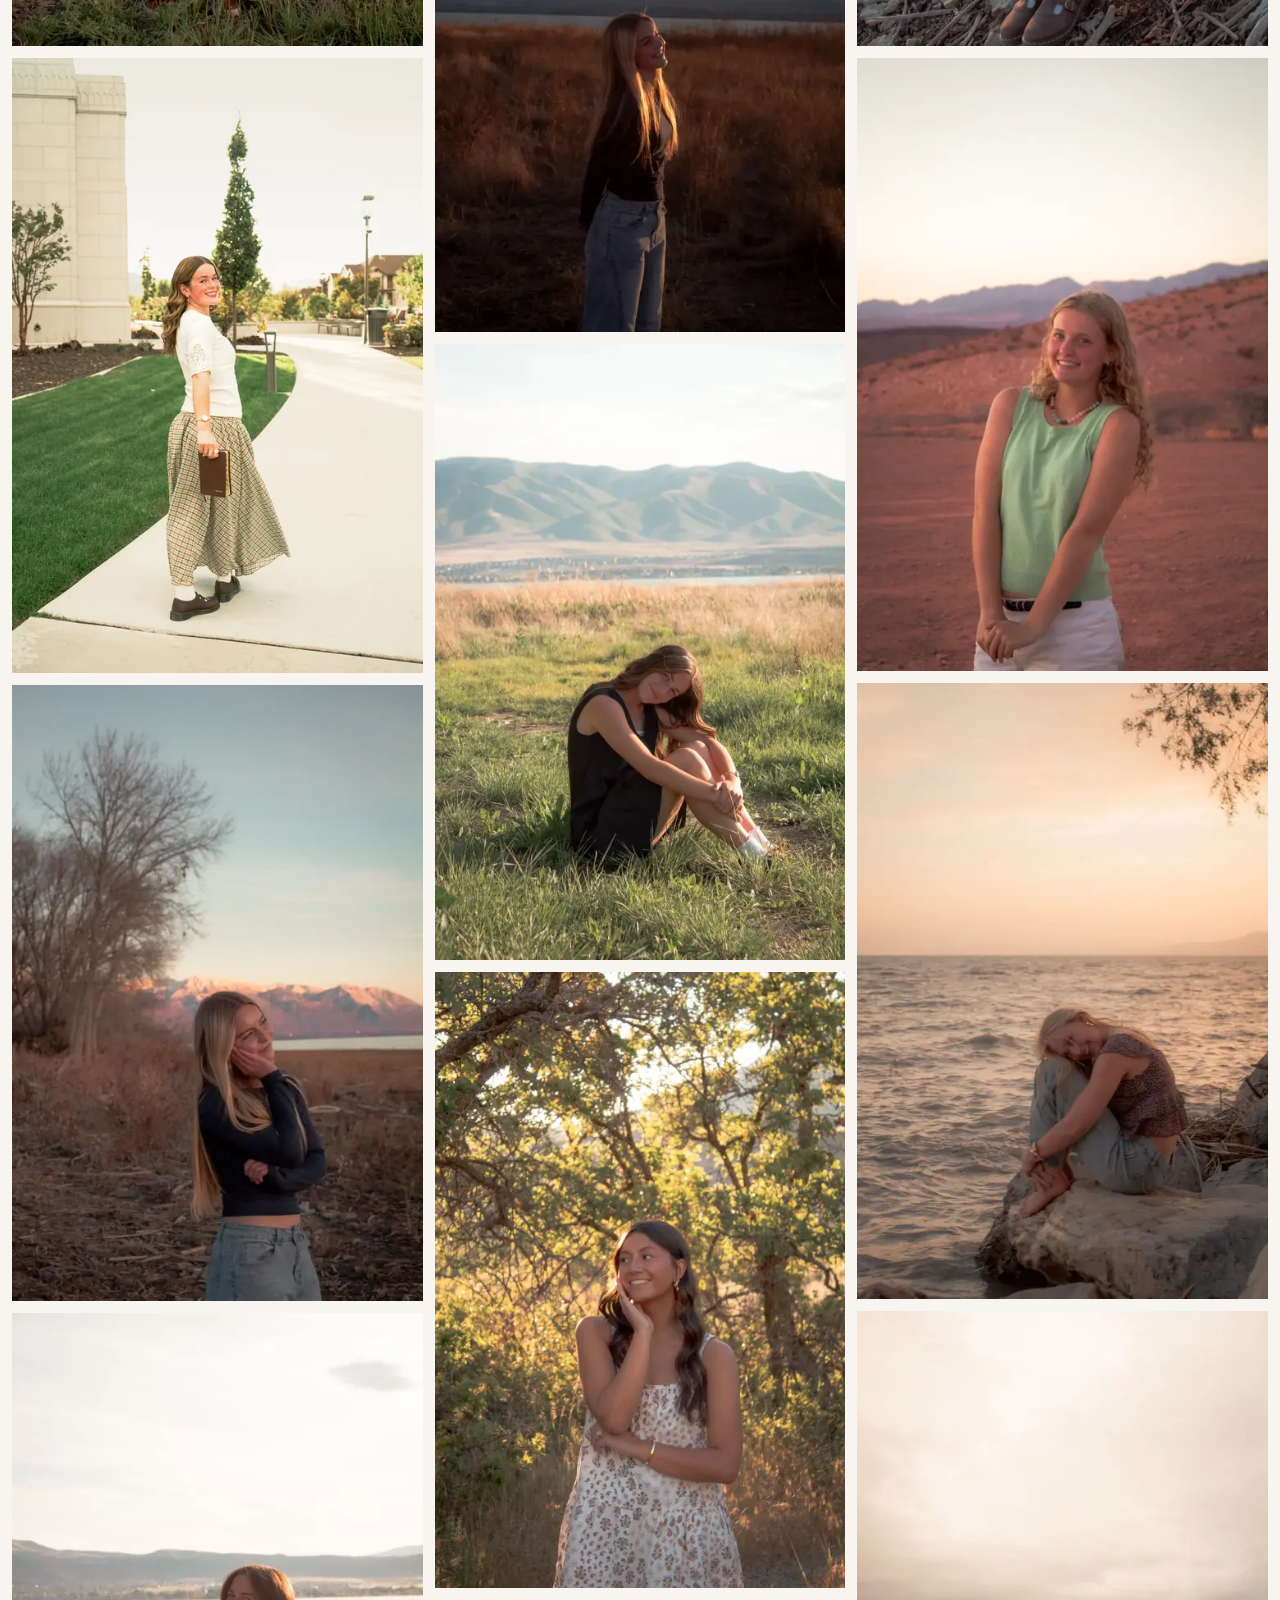
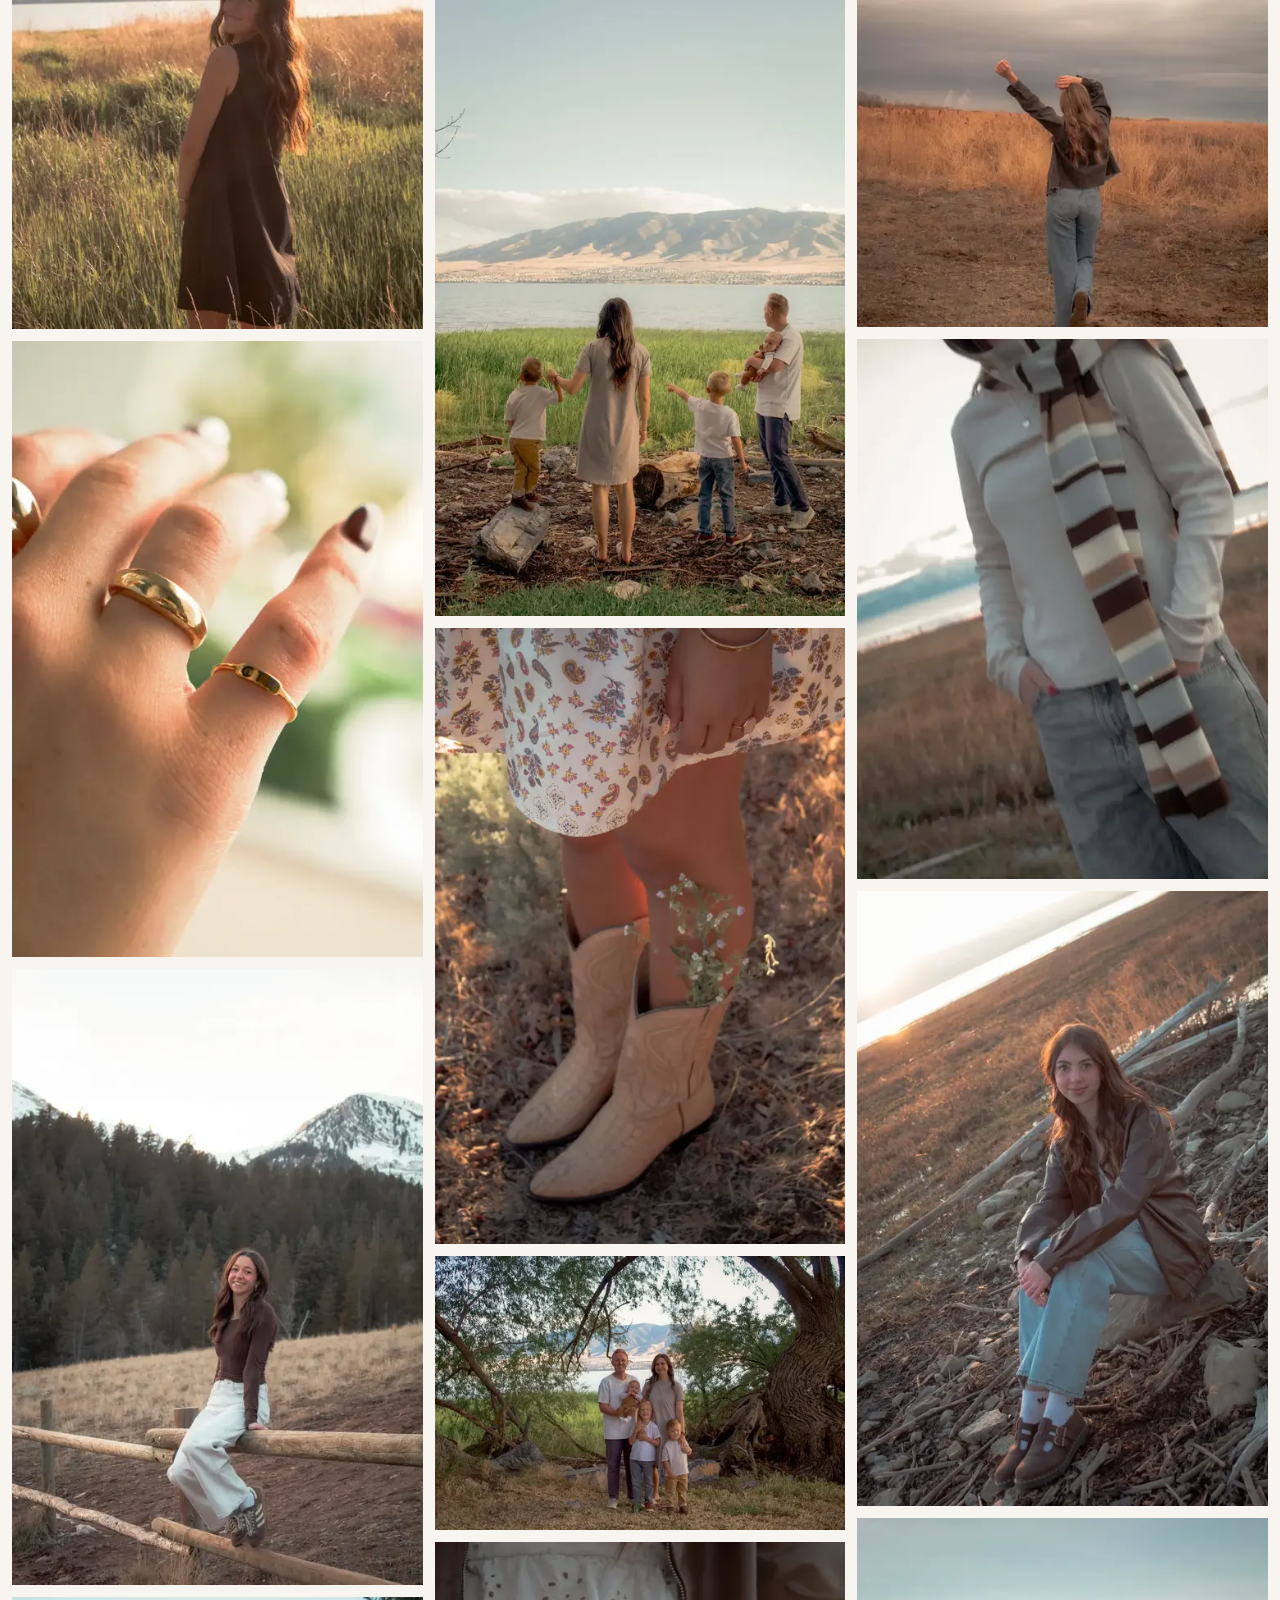
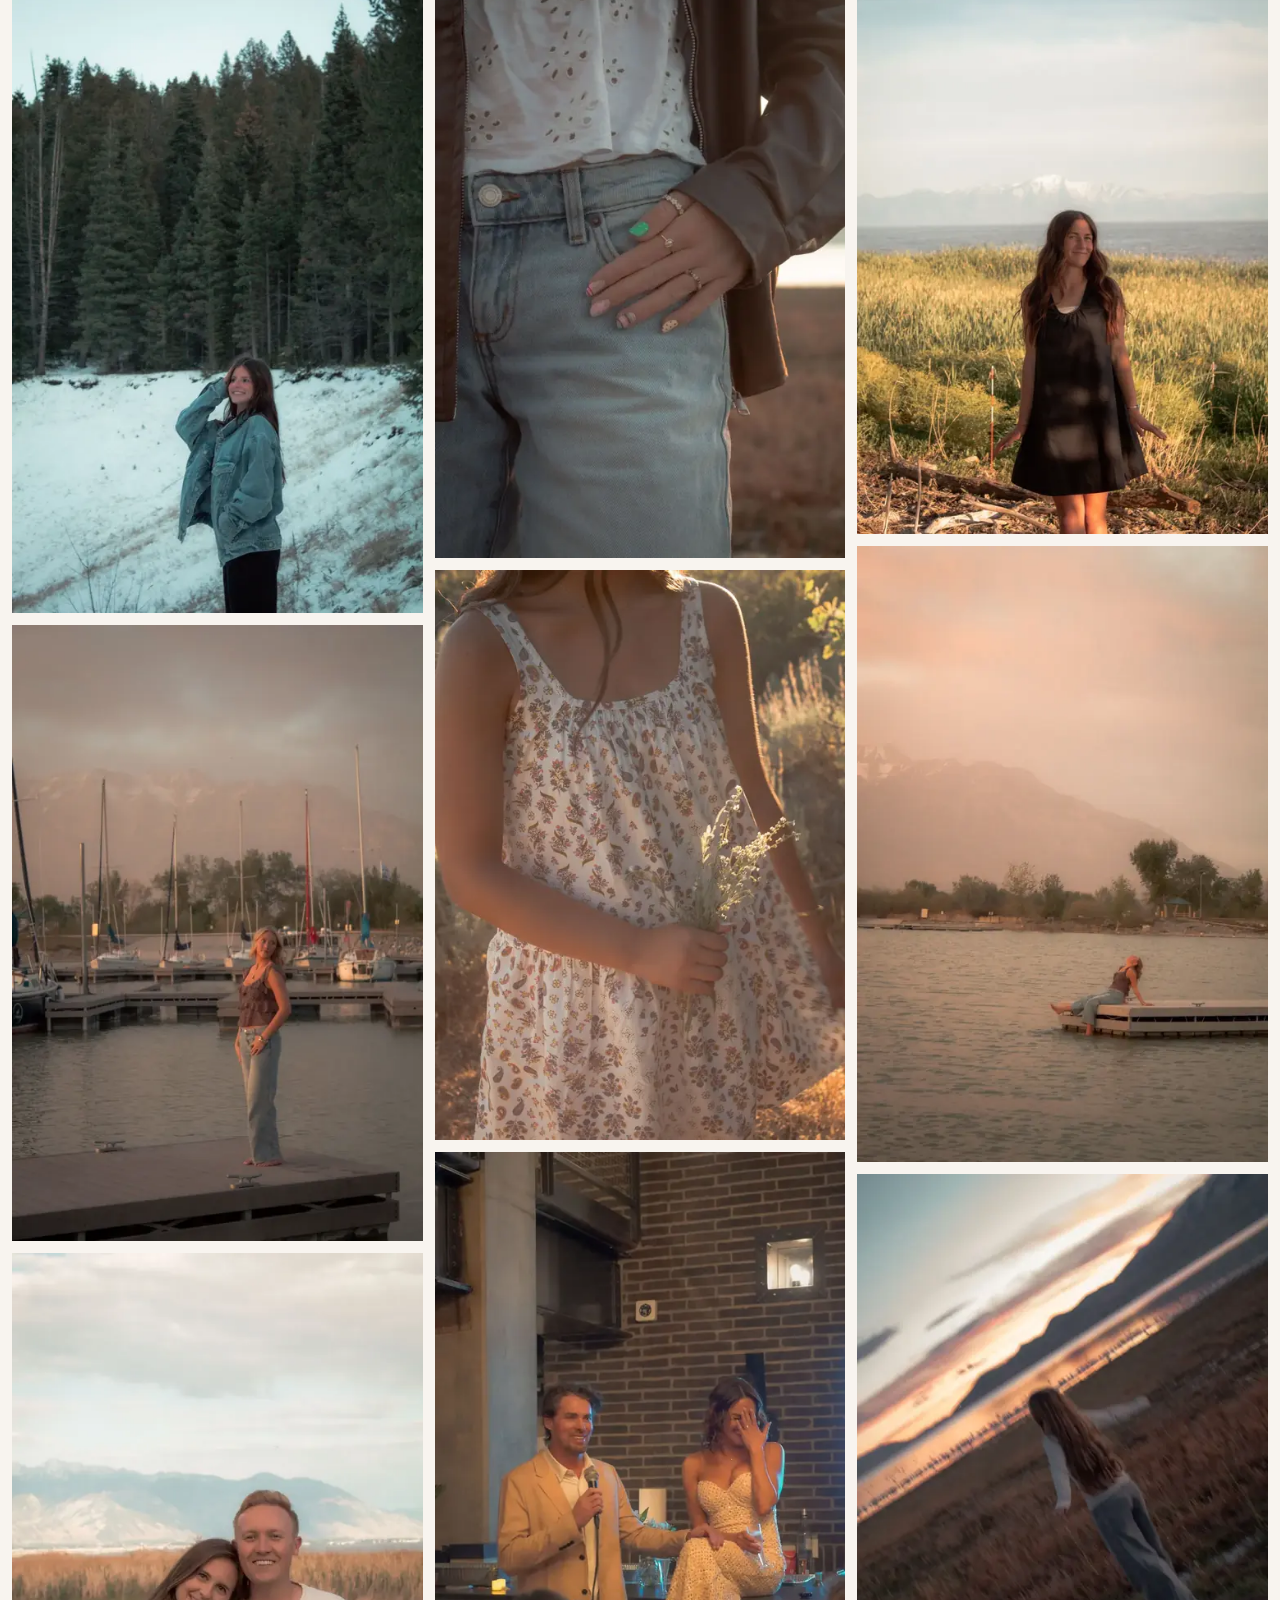
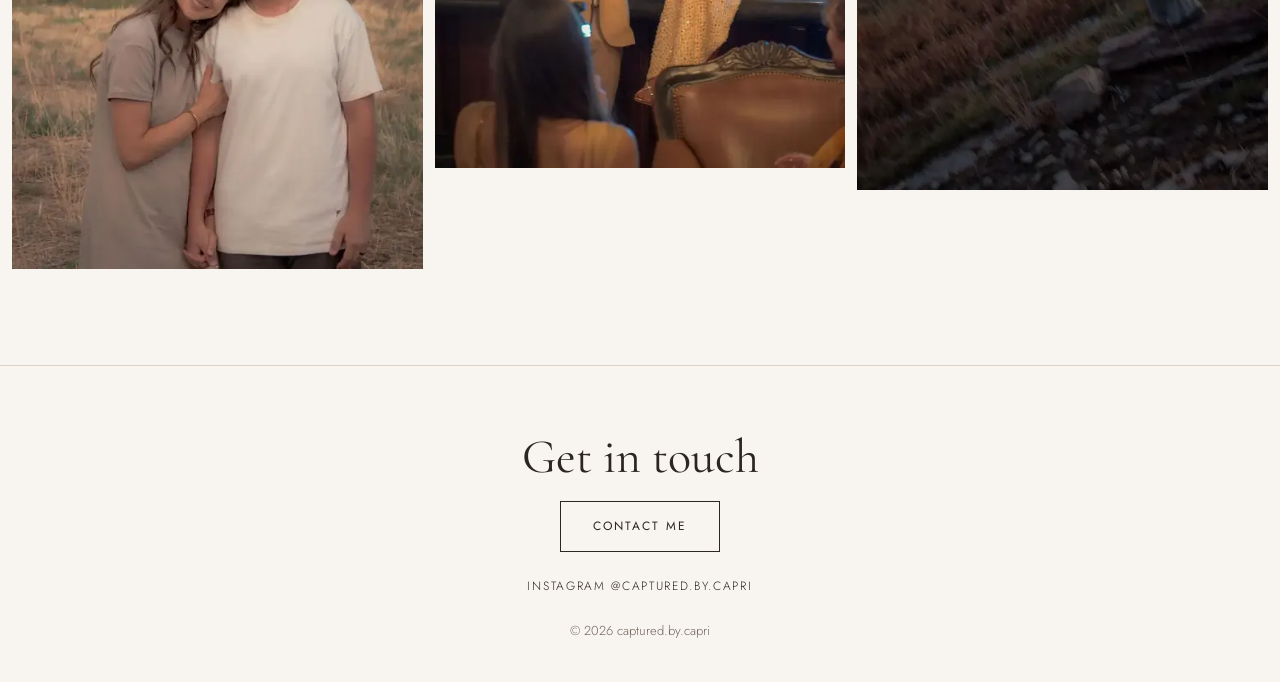
<file: portfolio.html>
<!doctype html>
<html lang="en">
<head>
  <meta charset="utf-8">
  <meta name="viewport" content="width=device-width, initial-scale=1">
  <title>Senior, Couples & Family Portfolio | captured by capri</title>
  <meta name="description" content="See senior portraits, couples, family and branding photos by Capri, taken at lakes, fields and mountains across Utah County.">
  <link rel="canonical" href="https://capturedbycapri.com/portfolio.html">
  <link rel="icon" href="favicon.svg" type="image/svg+xml">
  <link rel="apple-touch-icon" href="apple-touch-icon.png">
  <meta name="theme-color" content="#f8f4ef">
  <meta property="og:type" content="website">
  <meta property="og:site_name" content="captured by capri">
  <meta property="og:title" content="Senior, Couples & Family Portfolio | captured by capri">
  <meta property="og:description" content="See senior portraits, couples, family and branding photos by Capri, taken at lakes, fields and mountains across Utah County.">
  <meta property="og:url" content="https://capturedbycapri.com/portfolio.html">
  <meta property="og:image" content="https://capturedbycapri.com/assets/og-image.jpg">
  <meta property="og:image:width" content="1200">
  <meta property="og:image:height" content="630">
  <meta name="twitter:card" content="summary_large_image">
  <link rel="preconnect" href="https://fonts.googleapis.com">
  <link rel="preconnect" href="https://fonts.gstatic.com" crossorigin>
  <link href="https://fonts.googleapis.com/css2?family=Cormorant+Garamond:ital,wght@0,400;1,400&family=Jost:wght@300;400&display=swap" rel="stylesheet">
  <link rel="stylesheet" href="assets/style.css">
  <script type="application/ld+json">
{
  "@context": "https://schema.org",
  "@type": "CollectionPage",
  "@id": "https://capturedbycapri.com/portfolio.html",
  "url": "https://capturedbycapri.com/portfolio.html",
  "name": "Senior, Couples & Family Portfolio",
  "dateModified": "2026-11-11",
  "about": {
    "@id": "https://capturedbycapri.com/#business"
  }
}
  </script>
</head>
<body>
  <header class="site-header">
    <a class="logo" href="index.html">captured by capri</a>
    <button class="nav-toggle" aria-expanded="false" aria-controls="site-nav">Menu</button>
    <nav class="site-nav" id="site-nav" aria-label="Main">
      <ul>
        <li><a href="index.html">Home</a></li>
        <li><a href="portfolio.html" aria-current="page">Portfolio</a></li>
        <li><a href="about.html">About</a></li>
        <li><a href="testimonials.html">Testimonials</a></li>
        <li><a href="services.html">Services + Pricing</a></li>
        <li><a href="contact.html">Contact</a></li>
        <li><a href="inquiry.html">Session Inquiry</a></li>
      </ul>
    </nav>
  </header>

  <main>
    <section class="page-title">
      <span class="eyebrow">See my latest work</span>
      <h1>Senior, couples &amp; family portfolio</h1>
      <p class="narrow">Senior portraits, couples, families and branding sessions photographed outdoors across Utah County, at lakeshores, open fields and in the mountains. Sessions start at $75. <a href="services.html">See sessions and pricing</a>.</p>
    </section>

    <section class="gallery">
      <img src="assets/photos/web/IMG_4694.webp" srcset="assets/photos/web/IMG_4694-500.webp 500w, assets/photos/web/IMG_4694.webp 1000w" sizes="(max-width: 600px) 100vw, (max-width: 900px) 50vw, 33vw" alt="Senior in a long white dress twirling on a lawn beside an ivy-covered garden wall" width="1000" height="1500" loading="lazy">
      <img src="assets/photos/web/IMG_4353.webp" srcset="assets/photos/web/IMG_4353-500.webp 500w, assets/photos/web/IMG_4353.webp 1000w" sizes="(max-width: 600px) 100vw, (max-width: 900px) 50vw, 33vw" alt="Two young brothers in matching white shirts standing by the lake" width="1000" height="1500" loading="lazy">
      <img src="assets/photos/web/DSC03549.webp" srcset="assets/photos/web/DSC03549-500.webp 500w, assets/photos/web/DSC03549.webp 1000w" sizes="(max-width: 600px) 100vw, (max-width: 900px) 50vw, 33vw" alt="Young woman in a white blouse and plaid skirt holding a book on a garden path beside a white stone building" width="1000" height="1500" loading="lazy">
      <img src="assets/photos/web/IMG_1163.webp" srcset="assets/photos/web/IMG_1163-500.webp 500w, assets/photos/web/IMG_1163.webp 1000w" sizes="(max-width: 600px) 100vw, (max-width: 900px) 50vw, 33vw" alt="Senior portrait in a winter field with pink alpenglow on snowy mountains" width="1000" height="1500" loading="lazy">
      <img src="assets/photos/web/IMG_3610.webp" srcset="assets/photos/web/IMG_3610-500.webp 500w, assets/photos/web/IMG_3610.webp 1000w" sizes="(max-width: 600px) 100vw, (max-width: 900px) 50vw, 33vw" alt="Girl in a black dress looking over her shoulder in a lakeside meadow" width="1000" height="1500" loading="lazy">
      <img src="assets/photos/web/DSC03614.webp" srcset="assets/photos/web/DSC03614-500.webp 500w, assets/photos/web/DSC03614.webp 1000w" sizes="(max-width: 600px) 100vw, (max-width: 900px) 50vw, 33vw" alt="Close-up of gold rings on a hand against soft green light" width="1000" height="1500" loading="lazy">
      <img src="assets/photos/web/IMG_2932.webp" srcset="assets/photos/web/IMG_2932-500.webp 500w, assets/photos/web/IMG_2932.webp 1000w" sizes="(max-width: 600px) 100vw, (max-width: 900px) 50vw, 33vw" alt="Smiling senior sitting on a wooden fence below snowy mountains" width="1000" height="1500" loading="lazy">
      <img src="assets/photos/web/IMG_3091.webp" srcset="assets/photos/web/IMG_3091-500.webp 500w, assets/photos/web/IMG_3091.webp 1000w" sizes="(max-width: 600px) 100vw, (max-width: 900px) 50vw, 33vw" alt="Senior in a denim jacket in a snowy pine forest" width="1000" height="1500" loading="lazy">
      <img src="assets/photos/web/IMG_3204.webp" srcset="assets/photos/web/IMG_3204-500.webp 500w, assets/photos/web/IMG_3204.webp 1000w" sizes="(max-width: 600px) 100vw, (max-width: 900px) 50vw, 33vw" alt="Girl standing on a marina dock with sailboats and mountains behind her" width="1000" height="1500" loading="lazy">
      <img src="assets/photos/web/IMG_4103.webp" srcset="assets/photos/web/IMG_4103-500.webp 500w, assets/photos/web/IMG_4103.webp 1000w" sizes="(max-width: 600px) 100vw, (max-width: 900px) 50vw, 33vw" alt="Couple cuddled close in a field with mountains behind them" width="1000" height="1500" loading="lazy">
      <img src="assets/photos/web/DSC03565.webp" srcset="assets/photos/web/DSC03565-500.webp 500w, assets/photos/web/DSC03565.webp 1000w" sizes="(max-width: 600px) 100vw, (max-width: 900px) 50vw, 33vw" alt="Young woman holding a book in a stone doorway beside a stained-glass window" width="1000" height="1500" loading="lazy">
      <img src="assets/photos/web/IMG_1790.webp" srcset="assets/photos/web/IMG_1790-500.webp 500w, assets/photos/web/IMG_1790.webp 1000w" sizes="(max-width: 600px) 100vw, (max-width: 900px) 50vw, 33vw" alt="Couple embracing in a field, watching the sunset glow over the mountains" width="1000" height="667" loading="lazy">
      <img src="assets/photos/web/3EDCC83F-814F-42A5-90C5-B092EBB7B831.webp" srcset="assets/photos/web/3EDCC83F-814F-42A5-90C5-B092EBB7B831-500.webp 500w, assets/photos/web/3EDCC83F-814F-42A5-90C5-B092EBB7B831.webp 1000w" sizes="(max-width: 600px) 100vw, (max-width: 900px) 50vw, 33vw" alt="Senior girl standing in a dry field at dusk with mountains behind her" width="1000" height="1500" loading="lazy">
      <img src="assets/photos/web/IMG_3411.webp" srcset="assets/photos/web/IMG_3411-500.webp 500w, assets/photos/web/IMG_3411.webp 1000w" sizes="(max-width: 600px) 100vw, (max-width: 900px) 50vw, 33vw" alt="Girl in a black dress sitting in green grass with mountains and a lake behind her" width="1000" height="1500" loading="lazy">
      <img src="assets/photos/web/IMG_4439.webp" srcset="assets/photos/web/IMG_4439-500.webp 500w, assets/photos/web/IMG_4439.webp 1000w" sizes="(max-width: 600px) 100vw, (max-width: 900px) 50vw, 33vw" alt="Senior girl in a floral dress smiling among oak trees in golden light" width="1000" height="1500" loading="lazy">
      <img src="assets/photos/web/IMG_4293.webp" srcset="assets/photos/web/IMG_4293-500.webp 500w, assets/photos/web/IMG_4293.webp 1000w" sizes="(max-width: 600px) 100vw, (max-width: 900px) 50vw, 33vw" alt="Family walking toward the lake hand in hand with mountains on the far shore" width="1000" height="1500" loading="lazy">
      <img src="assets/photos/web/IMG_4474.webp" srcset="assets/photos/web/IMG_4474-500.webp 500w, assets/photos/web/IMG_4474.webp 1000w" sizes="(max-width: 600px) 100vw, (max-width: 900px) 50vw, 33vw" alt="Close-up of cowboy boots with wildflowers tucked in, under a floral dress" width="1000" height="1500" loading="lazy">
      <img src="assets/photos/web/IMG_4242.webp" srcset="assets/photos/web/IMG_4242-500.webp 500w, assets/photos/web/IMG_4242.webp 1000w" sizes="(max-width: 600px) 100vw, (max-width: 900px) 50vw, 33vw" alt="Family of five standing under a large tree by the lake" width="1000" height="667" loading="lazy">
      <img src="assets/photos/web/IMG_2702.webp" srcset="assets/photos/web/IMG_2702-500.webp 500w, assets/photos/web/IMG_2702.webp 1000w" sizes="(max-width: 600px) 100vw, (max-width: 900px) 50vw, 33vw" alt="Detail of hands with rings resting on the pocket of light-wash jeans" width="1000" height="1500" loading="lazy">
      <img src="assets/photos/web/IMG_4484.webp" srcset="assets/photos/web/IMG_4484-500.webp 500w, assets/photos/web/IMG_4484.webp 1000w" sizes="(max-width: 600px) 100vw, (max-width: 900px) 50vw, 33vw" alt="Detail of a floral sundress and a handful of wildflowers in warm light" width="1000" height="1389" loading="lazy">
      <img src="assets/photos/web/DSC03191.webp" srcset="assets/photos/web/DSC03191-500.webp 500w, assets/photos/web/DSC03191.webp 1000w" sizes="(max-width: 600px) 100vw, (max-width: 900px) 50vw, 33vw" alt="Couple laughing during a toast at an indoor wedding reception" width="1000" height="1500" loading="lazy">
      <img src="assets/photos/web/DSC03661.webp" srcset="assets/photos/web/DSC03661-500.webp 500w, assets/photos/web/DSC03661.webp 1000w" sizes="(max-width: 600px) 100vw, (max-width: 900px) 50vw, 33vw" alt="Young woman in a polka-dot dress mid-step on a garden walkway, holding a book" width="1000" height="1500" loading="lazy">
      <img src="assets/photos/web/IMG_2668.webp" srcset="assets/photos/web/IMG_2668-500.webp 500w, assets/photos/web/IMG_2668.webp 1000w" sizes="(max-width: 600px) 100vw, (max-width: 900px) 50vw, 33vw" alt="Senior in a brown leather jacket sitting on driftwood on a sunlit lakeside hillside" width="1000" height="1500" loading="lazy">
      <img src="assets/photos/web/IMG_9043.webp" srcset="assets/photos/web/IMG_9043-500.webp 500w, assets/photos/web/IMG_9043.webp 1000w" sizes="(max-width: 600px) 100vw, (max-width: 900px) 50vw, 33vw" alt="Senior in a mint green tank top smiling in the red desert near St. George at sunset" width="1000" height="1493" loading="lazy">
      <img src="assets/photos/web/IMG_3309.webp" srcset="assets/photos/web/IMG_3309-500.webp 500w, assets/photos/web/IMG_3309.webp 1000w" sizes="(max-width: 600px) 100vw, (max-width: 900px) 50vw, 33vw" alt="Girl sitting on a lakeside rock at golden hour, resting her head on her knees" width="1000" height="1500" loading="lazy">
      <img src="assets/photos/web/IMG_2074.webp" srcset="assets/photos/web/IMG_2074-500.webp 500w, assets/photos/web/IMG_2074.webp 1000w" sizes="(max-width: 600px) 100vw, (max-width: 900px) 50vw, 33vw" alt="Girl walking away through golden grass with one arm raised to the sky" width="1000" height="1500" loading="lazy">
      <img src="assets/photos/web/IMG_1461.webp" srcset="assets/photos/web/IMG_1461-500.webp 500w, assets/photos/web/IMG_1461.webp 1000w" sizes="(max-width: 600px) 100vw, (max-width: 900px) 50vw, 33vw" alt="Close-up of a striped knit scarf and light jeans in a field" width="1000" height="1314" loading="lazy">
      <img src="assets/photos/web/IMG_2670.webp" srcset="assets/photos/web/IMG_2670-500.webp 500w, assets/photos/web/IMG_2670.webp 1000w" sizes="(max-width: 600px) 100vw, (max-width: 900px) 50vw, 33vw" alt="Senior girl in a brown leather jacket sitting on driftwood by the lake" width="1000" height="1500" loading="lazy">
      <img src="assets/photos/web/IMG_3740.webp" srcset="assets/photos/web/IMG_3740-500.webp 500w, assets/photos/web/IMG_3740.webp 1000w" sizes="(max-width: 600px) 100vw, (max-width: 900px) 50vw, 33vw" alt="Girl in a black dress standing in tall grass with a lake and snowy peak behind her" width="1000" height="1500" loading="lazy">
      <img src="assets/photos/web/IMG_3371.webp" srcset="assets/photos/web/IMG_3371-500.webp 500w, assets/photos/web/IMG_3371.webp 1000w" sizes="(max-width: 600px) 100vw, (max-width: 900px) 50vw, 33vw" alt="Girl sitting at the end of a dock on calm water with mountains in the distance" width="1000" height="1500" loading="lazy">
      <img src="assets/photos/web/IMG_1558.webp" srcset="assets/photos/web/IMG_1558-500.webp 500w, assets/photos/web/IMG_1558.webp 1000w" sizes="(max-width: 600px) 100vw, (max-width: 900px) 50vw, 33vw" alt="Tilted sunset shot of a girl walking along a grassy lakeshore hillside" width="1000" height="1500" loading="lazy">
    </section>
  </main>

  <footer class="site-footer">
    <h2>Get in touch</h2>
    <a class="button" href="contact.html">Contact me</a>
    <br>
    <a class="social" href="https://instagram.com/captured.by.capri">Instagram @captured.by.capri</a>
    <small>&copy; 2026 captured.by.capri</small>
  </footer>

  <script src="assets/site.js"></script>
</body>
</html>
</file>
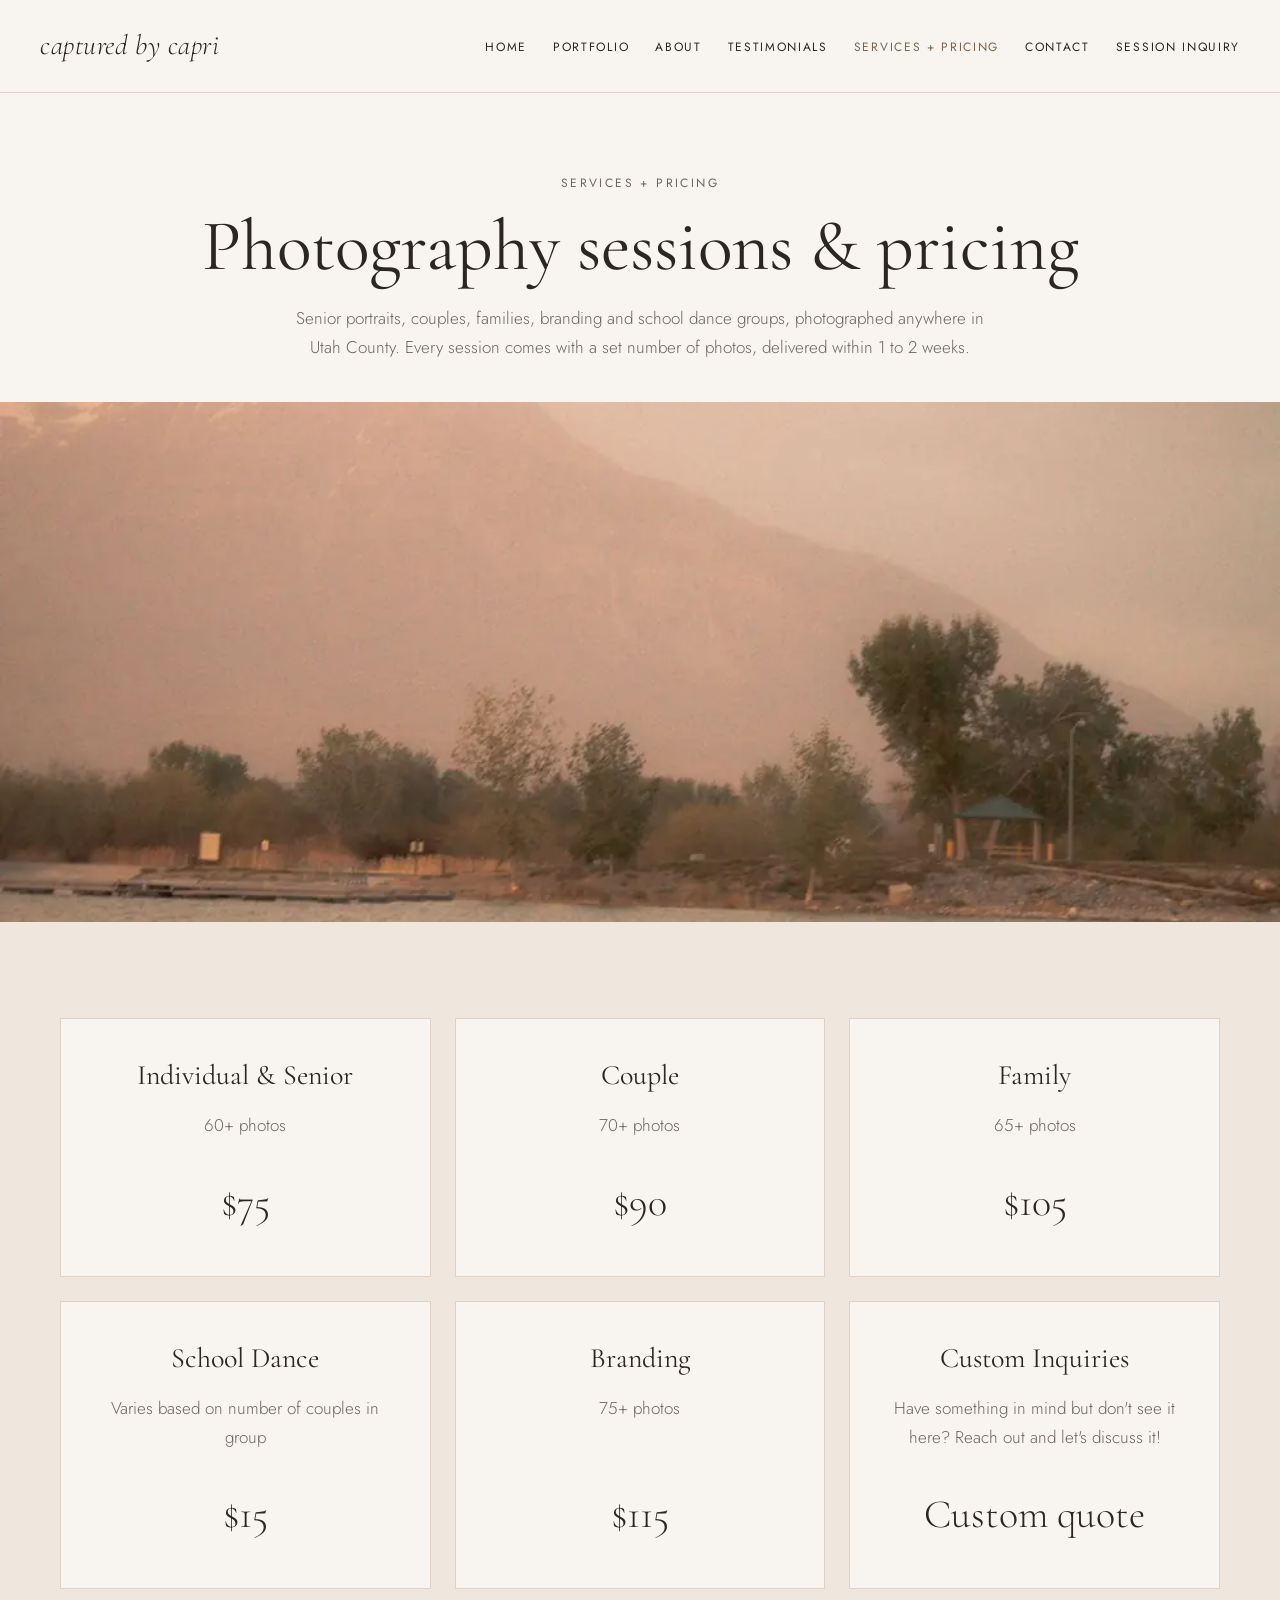
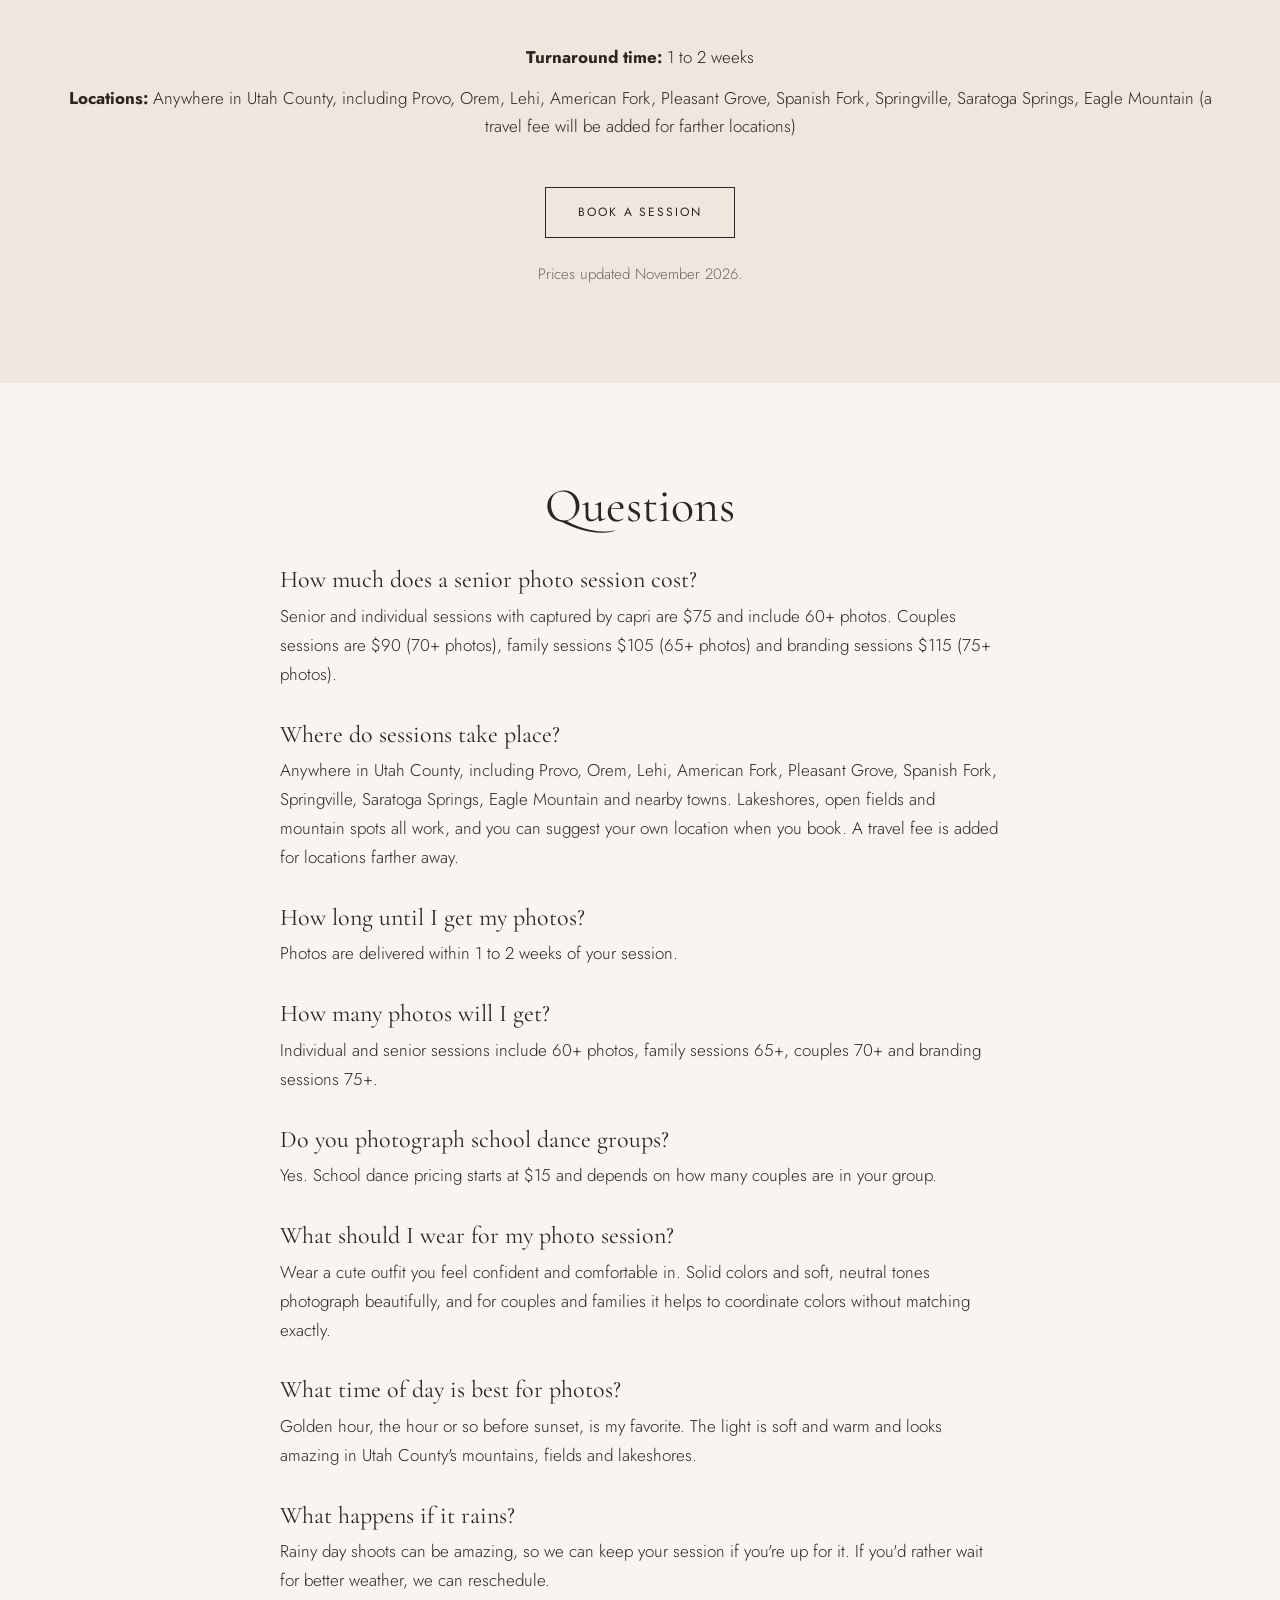
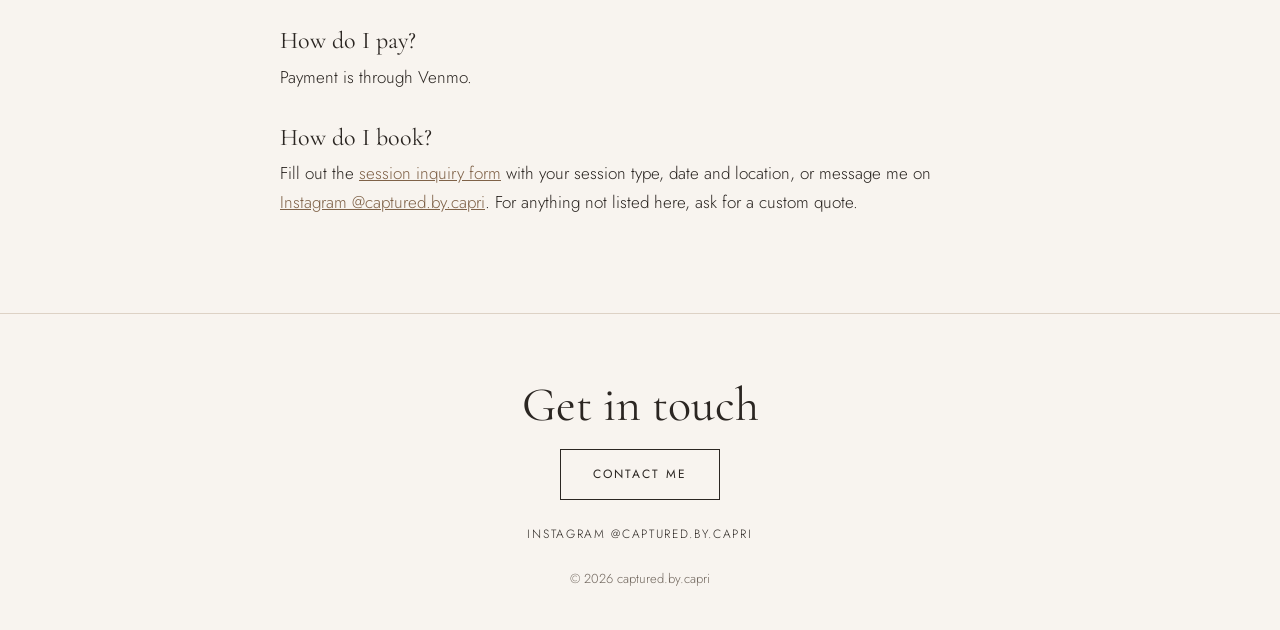
<file: services.html>
<!doctype html>
<html lang="en">
<head>
  <meta charset="utf-8">
  <meta name="viewport" content="width=device-width, initial-scale=1">
  <title>Photography Pricing in Utah County | captured by capri</title>
  <meta name="description" content="Senior and individual sessions from $75, couples $90, families $105, branding $115 and school dance groups. Photos delivered within 1 to 2 weeks.">
  <link rel="canonical" href="https://capturedbycapri.com/services.html">
  <link rel="icon" href="favicon.svg" type="image/svg+xml">
  <link rel="apple-touch-icon" href="apple-touch-icon.png">
  <meta name="theme-color" content="#f8f4ef">
  <meta property="og:type" content="website">
  <meta property="og:site_name" content="captured by capri">
  <meta property="og:title" content="Photography Pricing in Utah County | captured by capri">
  <meta property="og:description" content="Senior and individual sessions from $75, couples $90, families $105, branding $115 and school dance groups. Photos delivered within 1 to 2 weeks.">
  <meta property="og:url" content="https://capturedbycapri.com/services.html">
  <meta property="og:image" content="https://capturedbycapri.com/assets/og-image.jpg">
  <meta property="og:image:width" content="1200">
  <meta property="og:image:height" content="630">
  <meta name="twitter:card" content="summary_large_image">
  <script type="application/ld+json">
{
  "@context": "https://schema.org",
  "@graph": [
    {
      "@type": "WebPage",
      "@id": "https://capturedbycapri.com/services.html",
      "url": "https://capturedbycapri.com/services.html",
      "name": "Photography sessions & pricing",
      "dateModified": "2026-11-11",
      "about": {
        "@id": "https://capturedbycapri.com/#business"
      }
    },
    {
      "@type": "FAQPage",
      "mainEntity": [
        {
          "@type": "Question",
          "name": "How much does a senior photo session cost?",
          "acceptedAnswer": {
            "@type": "Answer",
            "text": "Senior and individual sessions with captured by capri are $75 and include 60+ photos. Couples sessions are $90 (70+ photos), family sessions $105 (65+ photos) and branding sessions $115 (75+ photos)."
          }
        },
        {
          "@type": "Question",
          "name": "Where do sessions take place?",
          "acceptedAnswer": {
            "@type": "Answer",
            "text": "Anywhere in Utah County, including Provo, Orem, Lehi, American Fork, Pleasant Grove, Spanish Fork, Springville, Saratoga Springs, Eagle Mountain and nearby towns. Lakeshores, open fields and mountain spots all work, and you can suggest your own location when you book. A travel fee is added for locations farther away."
          }
        },
        {
          "@type": "Question",
          "name": "How long until I get my photos?",
          "acceptedAnswer": {
            "@type": "Answer",
            "text": "Photos are delivered within 1 to 2 weeks of your session."
          }
        },
        {
          "@type": "Question",
          "name": "How many photos will I get?",
          "acceptedAnswer": {
            "@type": "Answer",
            "text": "Individual and senior sessions include 60+ photos, family sessions 65+, couples 70+ and branding sessions 75+."
          }
        },
        {
          "@type": "Question",
          "name": "Do you photograph school dance groups?",
          "acceptedAnswer": {
            "@type": "Answer",
            "text": "Yes. School dance pricing starts at $15 and depends on how many couples are in your group."
          }
        },
        {
          "@type": "Question",
          "name": "What should I wear for my photo session?",
          "acceptedAnswer": {
            "@type": "Answer",
            "text": "Wear a cute outfit you feel confident and comfortable in. Solid colors and soft, neutral tones photograph beautifully, and for couples and families it helps to coordinate colors without matching exactly."
          }
        },
        {
          "@type": "Question",
          "name": "What time of day is best for photos?",
          "acceptedAnswer": {
            "@type": "Answer",
            "text": "Golden hour, the hour or so before sunset, is my favorite. The light is soft and warm and looks amazing in Utah County's mountains, fields and lakeshores."
          }
        },
        {
          "@type": "Question",
          "name": "What happens if it rains?",
          "acceptedAnswer": {
            "@type": "Answer",
            "text": "Rainy day shoots can be amazing, so we can keep your session if you're up for it. If you'd rather wait for better weather, we can reschedule."
          }
        },
        {
          "@type": "Question",
          "name": "How do I pay?",
          "acceptedAnswer": {
            "@type": "Answer",
            "text": "Payment is through Venmo."
          }
        },
        {
          "@type": "Question",
          "name": "How do I book?",
          "acceptedAnswer": {
            "@type": "Answer",
            "text": "Fill out the session inquiry form with your session type, date and location, or message me on Instagram @captured.by.capri. For anything not listed here, ask for a custom quote."
          }
        }
      ]
    }
  ]
}
  </script>
  <link rel="preconnect" href="https://fonts.googleapis.com">
  <link rel="preconnect" href="https://fonts.gstatic.com" crossorigin>
  <link href="https://fonts.googleapis.com/css2?family=Cormorant+Garamond:ital,wght@0,400;1,400&family=Jost:wght@300;400&display=swap" rel="stylesheet">
  <link rel="stylesheet" href="assets/style.css">
</head>
<body>
  <header class="site-header">
    <a class="logo" href="index.html">captured by capri</a>
    <button class="nav-toggle" aria-expanded="false" aria-controls="site-nav">Menu</button>
    <nav class="site-nav" id="site-nav" aria-label="Main">
      <ul>
        <li><a href="index.html">Home</a></li>
        <li><a href="portfolio.html">Portfolio</a></li>
        <li><a href="about.html">About</a></li>
        <li><a href="testimonials.html">Testimonials</a></li>
        <li><a href="services.html" aria-current="page">Services + Pricing</a></li>
        <li><a href="contact.html">Contact</a></li>
        <li><a href="inquiry.html">Session Inquiry</a></li>
      </ul>
    </nav>
  </header>

  <main>
    <section class="page-title">
      <span class="eyebrow">Services + Pricing</span>
      <h1>Photography sessions &amp; pricing</h1>
      <p class="narrow">Senior portraits, couples, families, branding and school dance groups, photographed anywhere in Utah County. Every session comes with a set number of photos, delivered within 1 to 2 weeks.</p>
    </section>

    <section class="services-hero">
      <img src="assets/photos/web/IMG_3371.webp" alt="Girl sitting at the end of a dock on calm water with mountains in the distance" width="1000" height="1500" fetchpriority="high">
    </section>

    <section class="section alt">
      <div class="container">
        <div class="packages">
        <div class="package">
          <h2>Individual &amp; Senior</h2>
          <ul><li>60+ photos</li></ul>
          <div class="price">$75</div>
        </div>
        <div class="package">
          <h2>Couple</h2>
          <ul><li>70+ photos</li></ul>
          <div class="price">$90</div>
        </div>
        <div class="package">
          <h2>Family</h2>
          <ul><li>65+ photos</li></ul>
          <div class="price">$105</div>
        </div>
        <div class="package">
          <h2>School Dance</h2>
          <ul><li>Varies based on number of couples in group</li></ul>
          <div class="price">$15</div>
        </div>
        <div class="package">
          <h2>Branding</h2>
          <ul><li>75+ photos</li></ul>
          <div class="price">$115</div>
        </div>
        <div class="package">
          <h2>Custom Inquiries</h2>
          <ul><li>Have something in mind but don't see it here? Reach out and let's discuss it!</li></ul>
          <div class="price">Custom quote</div>
        </div>
        </div>
        <ul class="info-list">
          <li><strong>Turnaround time:</strong> 1 to 2 weeks</li>
          <li><strong>Locations:</strong> Anywhere in Utah County, including Provo, Orem, Lehi, American Fork, Pleasant Grove, Spanish Fork, Springville, Saratoga Springs, Eagle Mountain (a travel fee will be added for farther locations)</li>
        </ul>
        <p class="center" style="margin-top: 40px"><a class="button" href="inquiry.html">Book a session</a></p>
        <p class="center form-note" style="margin-top: 24px">Prices updated <time datetime="2026-11-02">November 2026</time>.</p>
      </div>
    </section>

    <section class="section">
      <div class="narrow faq">
        <h2 class="center">Questions</h2>
        <h3>How much does a senior photo session cost?</h3>
        <p>Senior and individual sessions with captured by capri are $75 and include 60+ photos. Couples sessions are $90 (70+ photos), family sessions $105 (65+ photos) and branding sessions $115 (75+ photos).</p>
        <h3>Where do sessions take place?</h3>
        <p>Anywhere in Utah County, including Provo, Orem, Lehi, American Fork, Pleasant Grove, Spanish Fork, Springville, Saratoga Springs, Eagle Mountain and nearby towns. Lakeshores, open fields and mountain spots all work, and you can suggest your own location when you book. A travel fee is added for locations farther away.</p>
        <h3>How long until I get my photos?</h3>
        <p>Photos are delivered within 1 to 2 weeks of your session.</p>
        <h3>How many photos will I get?</h3>
        <p>Individual and senior sessions include 60+ photos, family sessions 65+, couples 70+ and branding sessions 75+.</p>
        <h3>Do you photograph school dance groups?</h3>
        <p>Yes. School dance pricing starts at $15 and depends on how many couples are in your group.</p>
        <h3>What should I wear for my photo session?</h3>
        <p>Wear a cute outfit you feel confident and comfortable in. Solid colors and soft, neutral tones photograph beautifully, and for couples and families it helps to coordinate colors without matching exactly.</p>
        <h3>What time of day is best for photos?</h3>
        <p>Golden hour, the hour or so before sunset, is my favorite. The light is soft and warm and looks amazing in Utah County's mountains, fields and lakeshores.</p>
        <h3>What happens if it rains?</h3>
        <p>Rainy day shoots can be amazing, so we can keep your session if you're up for it. If you'd rather wait for better weather, we can reschedule.</p>
        <h3>How do I pay?</h3>
        <p>Payment is through Venmo.</p>
        <h3>How do I book?</h3>
        <p>Fill out the <a href="inquiry.html">session inquiry form</a> with your session type, date and location, or message me on <a href="https://instagram.com/captured.by.capri">Instagram @captured.by.capri</a>. For anything not listed here, ask for a custom quote.</p>
      </div>
    </section>
  </main>

  <footer class="site-footer">
    <h2>Get in touch</h2>
    <a class="button" href="contact.html">Contact me</a>
    <br>
    <a class="social" href="https://instagram.com/captured.by.capri">Instagram @captured.by.capri</a>
    <small>&copy; 2026 captured.by.capri</small>
  </footer>

  <script src="assets/site.js"></script>
</body>
</html>
</file>
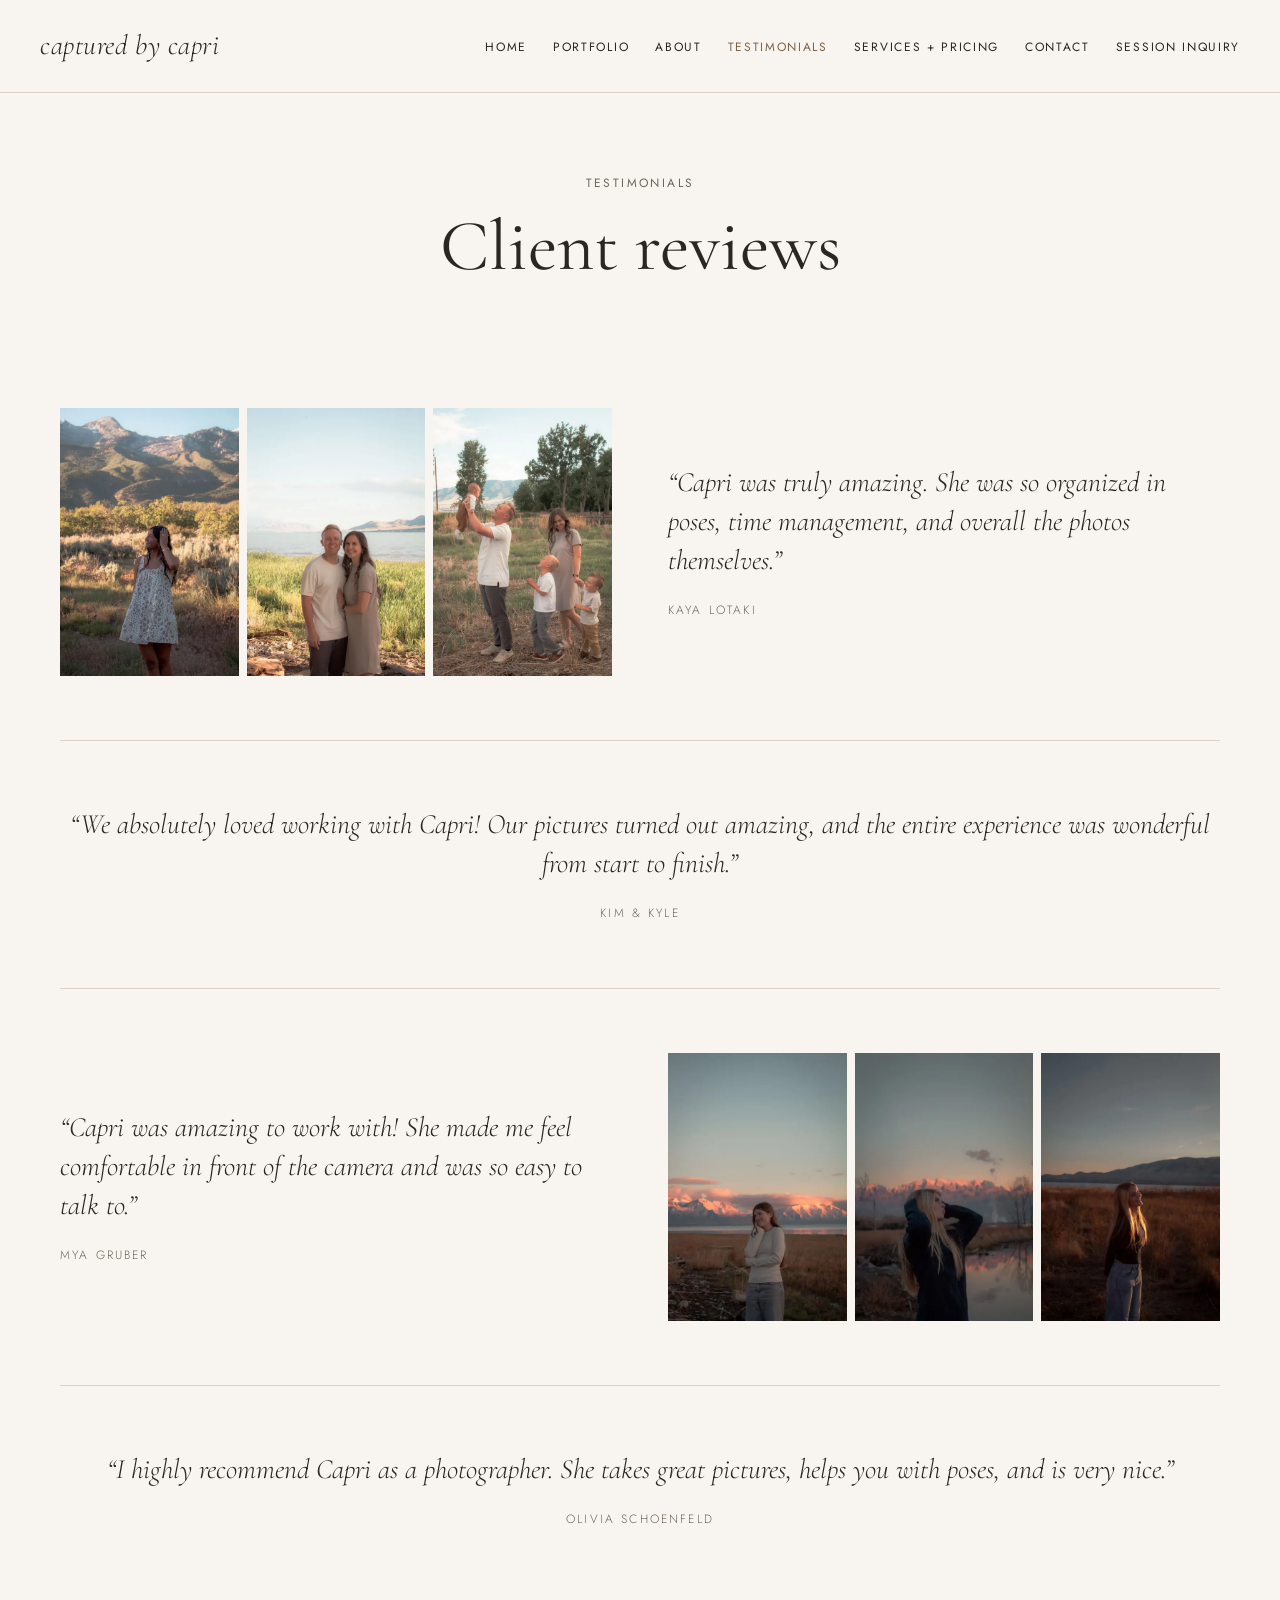
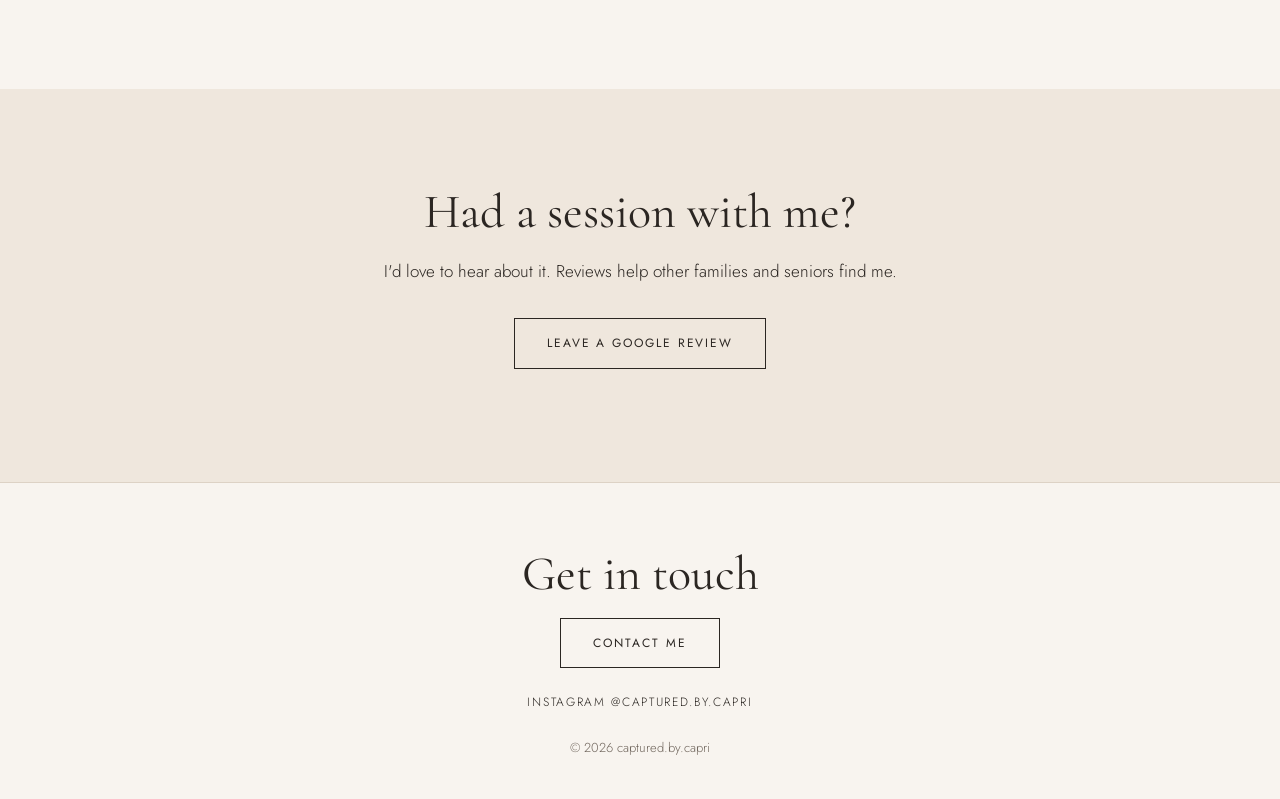
<file: testimonials.html>
<!doctype html>
<html lang="en">
<head>
  <meta charset="utf-8">
  <meta name="viewport" content="width=device-width, initial-scale=1">
  <title>Client Reviews | captured by capri, Utah County Photography</title>
  <meta name="description" content="Read reviews from Utah County seniors, couples and families who booked a photo session with Capri, and see photos from their sessions.">
  <link rel="canonical" href="https://capturedbycapri.com/testimonials.html">
  <link rel="icon" href="favicon.svg" type="image/svg+xml">
  <link rel="apple-touch-icon" href="apple-touch-icon.png">
  <meta name="theme-color" content="#f8f4ef">
  <meta property="og:type" content="website">
  <meta property="og:site_name" content="captured by capri">
  <meta property="og:title" content="Client Reviews | captured by capri, Utah County Photography">
  <meta property="og:description" content="Read reviews from Utah County seniors, couples and families who booked a photo session with Capri, and see photos from their sessions.">
  <meta property="og:url" content="https://capturedbycapri.com/testimonials.html">
  <meta property="og:image" content="https://capturedbycapri.com/assets/og-image.jpg">
  <meta property="og:image:width" content="1200">
  <meta property="og:image:height" content="630">
  <meta name="twitter:card" content="summary_large_image">
  <script type="application/ld+json">
{
  "@context": "https://schema.org",
  "@type": "ProfessionalService",
  "@id": "https://capturedbycapri.com/#business",
  "name": "captured by capri",
  "url": "https://capturedbycapri.com/",
  "review": [
    {
      "@type": "Review",
      "reviewBody": "Capri was truly amazing. She was so organized in poses, time management, and overall the photos themselves.",
      "author": {
        "@type": "Person",
        "name": "Kaya Lotaki"
      }
    },
    {
      "@type": "Review",
      "reviewBody": "We absolutely loved working with Capri! Our pictures turned out amazing, and the entire experience was wonderful from start to finish.",
      "author": {
        "@type": "Person",
        "name": "Kim & Kyle"
      }
    },
    {
      "@type": "Review",
      "reviewBody": "Capri was amazing to work with! She made me feel comfortable in front of the camera and was so easy to talk to.",
      "author": {
        "@type": "Person",
        "name": "Mya Gruber"
      }
    },
    {
      "@type": "Review",
      "reviewBody": "I highly recommend Capri as a photographer. She takes great pictures, helps you with poses, and is very nice.",
      "author": {
        "@type": "Person",
        "name": "Olivia Schoenfeld"
      }
    }
  ]
}
  </script>
  <link rel="preconnect" href="https://fonts.googleapis.com">
  <link rel="preconnect" href="https://fonts.gstatic.com" crossorigin>
  <link href="https://fonts.googleapis.com/css2?family=Cormorant+Garamond:ital,wght@0,400;1,400&family=Jost:wght@300;400&display=swap" rel="stylesheet">
  <link rel="stylesheet" href="assets/style.css">
</head>
<body>
  <header class="site-header">
    <a class="logo" href="index.html">captured by capri</a>
    <button class="nav-toggle" aria-expanded="false" aria-controls="site-nav">Menu</button>
    <nav class="site-nav" id="site-nav" aria-label="Main">
      <ul>
        <li><a href="index.html">Home</a></li>
        <li><a href="portfolio.html">Portfolio</a></li>
        <li><a href="about.html">About</a></li>
        <li><a href="testimonials.html" aria-current="page">Testimonials</a></li>
        <li><a href="services.html">Services + Pricing</a></li>
        <li><a href="contact.html">Contact</a></li>
        <li><a href="inquiry.html">Session Inquiry</a></li>
      </ul>
    </nav>
  </header>

  <main>
    <section class="page-title">
      <span class="eyebrow">Testimonials</span>
      <h1>Client reviews</h1>
    </section>

    <section class="section" style="padding-top: 0">
      <div class="container">
      <article class="testimonial">
        <div class="photos"><img src="assets/photos/web/IMG_4410.webp" srcset="assets/photos/web/IMG_4410-500.webp 500w, assets/photos/web/IMG_4410.webp 1000w" sizes="(max-width: 900px) 33vw, 17vw" alt="Senior girl in a floral sundress in a sagebrush field below rugged mountains" width="1000" height="1500" loading="lazy"><img src="assets/photos/web/IMG_4361.webp" srcset="assets/photos/web/IMG_4361-500.webp 500w, assets/photos/web/IMG_4361.webp 1000w" sizes="(max-width: 900px) 33vw, 17vw" alt="Husband and wife smiling together on the lakeshore" width="1000" height="1500" loading="lazy"><img src="assets/photos/web/IMG_4070.webp" srcset="assets/photos/web/IMG_4070-500.webp 500w, assets/photos/web/IMG_4070.webp 1000w" sizes="(max-width: 900px) 33vw, 17vw" alt="Dad lifting his baby into the air while mom and two boys watch in a field" width="1000" height="1500" loading="lazy"></div>
        <div>
          <blockquote>&ldquo;Capri was truly amazing. She was so organized in poses, time management, and overall the photos themselves.&rdquo;</blockquote>
          <span class="cite">Kaya Lotaki</span>
        </div>
      </article>
      <article class="testimonial no-photos">
        <div>
          <blockquote>&ldquo;We absolutely loved working with Capri! Our pictures turned out amazing, and the entire experience was wonderful from start to finish.&rdquo;</blockquote>
          <span class="cite">Kim &amp; Kyle</span>
        </div>
      </article>
      <article class="testimonial flip">
        <div class="photos"><img src="assets/photos/web/IMG_1432.webp" srcset="assets/photos/web/IMG_1432-500.webp 500w, assets/photos/web/IMG_1432.webp 1000w" sizes="(max-width: 900px) 33vw, 17vw" alt="Smiling senior in a cream sweater with pink sunset mountains behind her" width="1000" height="1500" loading="lazy"><img src="assets/photos/web/IMG_1239.webp" srcset="assets/photos/web/IMG_1239-500.webp 500w, assets/photos/web/IMG_1239.webp 1000w" sizes="(max-width: 900px) 33vw, 17vw" alt="Senior girl by a pond at sunset with snowcapped mountains reflected in the water" width="1000" height="1428" loading="lazy"><img src="assets/photos/web/3EDCC83F-814F-42A5-90C5-B092EBB7B831.webp" srcset="assets/photos/web/3EDCC83F-814F-42A5-90C5-B092EBB7B831-500.webp 500w, assets/photos/web/3EDCC83F-814F-42A5-90C5-B092EBB7B831.webp 1000w" sizes="(max-width: 900px) 33vw, 17vw" alt="Senior girl standing in a dry field at dusk with mountains behind her" width="1000" height="1500" loading="lazy"></div>
        <div>
          <blockquote>&ldquo;Capri was amazing to work with! She made me feel comfortable in front of the camera and was so easy to talk to.&rdquo;</blockquote>
          <span class="cite">Mya Gruber</span>
        </div>
      </article>
      <article class="testimonial no-photos">
        <div>
          <blockquote>&ldquo;I highly recommend Capri as a photographer. She takes great pictures, helps you with poses, and is very nice.&rdquo;</blockquote>
          <span class="cite">Olivia Schoenfeld</span>
        </div>
      </article>
      </div>
    </section>

    <section class="section alt center">
      <h2>Had a session with me?</h2>
      <p>I'd love to hear about it. Reviews help other families and seniors find me.</p>
      <p style="margin-top: 32px"><a class="button" href="https://g.page/r/CY3qaRxQ4w4SEBM/review" target="_blank" rel="noopener">Leave a Google review</a></p>
    </section>
  </main>

  <footer class="site-footer">
    <h2>Get in touch</h2>
    <a class="button" href="contact.html">Contact me</a>
    <br>
    <a class="social" href="https://instagram.com/captured.by.capri">Instagram @captured.by.capri</a>
    <small>&copy; 2026 captured.by.capri</small>
  </footer>

  <script src="assets/site.js"></script>
</body>
</html>
</file>
<file: assets/style.css>
/* Arial scaled to Jost's width so text doesn't re-wrap (and shift the page)
   when the web font finishes loading */
@font-face {
  font-family: "Jost Fallback";
  src: local("Arial"), local("ArialMT"), local("Liberation Sans");
  size-adjust: 92.4%;
  ascent-override: 115.8%;
  descent-override: 41.1%;
  line-gap-override: 0%;
}

:root {
  --bg: #f8f4ef;
  --bg-alt: #efe7dd;
  --text: #2b2622;
  --muted: #6f655c;
  --accent: #9c7b5f;
  --accent-text: #7f6248; /* accent darkened for readable text */
  --line: #ddd2c5;
  --serif: "Cormorant Garamond", Georgia, serif;
  --sans: "Jost", "Jost Fallback", "Helvetica Neue", Arial, sans-serif;
}

* { box-sizing: border-box; }

html { scroll-behavior: smooth; }

body {
  margin: 0;
  background: var(--bg);
  color: var(--text);
  font-family: var(--sans);
  font-weight: 300;
  font-size: 17px;
  line-height: 1.7;
}

img { display: block; max-width: 100%; height: auto; }

a { color: inherit; }

/* Header */
.site-header {
  display: flex;
  align-items: center;
  justify-content: space-between;
  gap: 24px;
  padding: 22px 40px;
  border-bottom: 1px solid var(--line);
  background: var(--bg);
  position: sticky;
  top: 0;
  z-index: 10;
}

.logo {
  font-family: var(--serif);
  font-size: 28px;
  font-style: italic;
  text-decoration: none;
  letter-spacing: 0.02em;
}

.site-nav ul {
  display: flex;
  flex-wrap: wrap;
  gap: 26px;
  list-style: none;
  margin: 0;
  padding: 0;
}

.site-nav a {
  text-decoration: none;
  text-transform: uppercase;
  letter-spacing: 0.14em;
  font-size: 12px;
  font-weight: 400;
}

.site-nav a:hover,
.site-nav a[aria-current="page"] { color: var(--accent-text); }

.nav-toggle {
  display: none;
  background: none;
  border: 1px solid var(--line);
  padding: 8px 12px;
  font: inherit;
  font-size: 12px;
  letter-spacing: 0.14em;
  text-transform: uppercase;
  color: var(--text);
  cursor: pointer;
}

/* Type */
h1, h2, h3 {
  font-family: var(--serif);
  font-weight: 400;
  line-height: 1.15;
  margin: 0 0 16px;
}

h1 { font-size: clamp(40px, 6vw, 72px); }
h2 { font-size: clamp(32px, 4vw, 48px); }
h3 { font-size: 28px; }

.eyebrow {
  display: block;
  text-transform: uppercase;
  letter-spacing: 0.2em;
  font-size: 12px;
  font-weight: 400;
  color: var(--muted);
  margin-bottom: 12px;
}

.button {
  display: inline-block;
  padding: 14px 32px;
  border: 1px solid var(--text);
  text-decoration: none;
  text-transform: uppercase;
  letter-spacing: 0.16em;
  font-size: 12px;
  font-weight: 400;
  background: transparent;
  color: var(--text);
  cursor: pointer;
  transition: background 0.2s, color 0.2s;
}

.button:hover { background: var(--text); color: var(--bg); }

.button.light { border-color: var(--bg); color: var(--bg); }
.button.light:hover { background: var(--bg); color: var(--text); }

/* Layout */
.section { padding: 96px 40px; }
.section.alt { background: var(--bg-alt); }
.container { max-width: 1160px; margin: 0 auto; }
.narrow { max-width: 720px; margin: 0 auto; }
.center { text-align: center; }

.page-title { padding: 80px 40px 40px; text-align: center; }

/* Home hero: four-photo strip */
.hero-strip {
  display: grid;
  grid-template-columns: repeat(4, minmax(0, 1fr));
  gap: 8px;
  padding: 8px;
}

.hero-strip img { width: 100%; aspect-ratio: 2 / 3; object-fit: cover; }

.intro {
  display: grid;
  grid-template-columns: minmax(0, 1fr) minmax(0, 1fr);
  gap: 56px;
  align-items: center;
}

.intro-photos { display: grid; grid-template-columns: minmax(0, 1fr) minmax(0, 1fr); gap: 16px; }
.intro-photos img { width: 100%; aspect-ratio: 3 / 4; object-fit: cover; }
.intro-photos img:last-child { margin-top: 64px; }

.cards {
  display: grid;
  grid-template-columns: repeat(3, minmax(0, 1fr));
  gap: 32px;
}

.card { text-align: center; text-decoration: none; }
.card img { width: 100%; aspect-ratio: 4 / 5; object-fit: cover; margin-bottom: 24px; }
.card .more {
  text-transform: uppercase;
  letter-spacing: 0.16em;
  font-size: 12px;
  border-bottom: 1px solid var(--text);
  padding-bottom: 2px;
}

.cta-banner {
  position: relative;
  min-height: 460px;
  display: grid;
  place-items: center;
  text-align: center;
  color: var(--bg);
  background-size: cover;
  background-position: center;
}

.cta-banner::before {
  content: "";
  position: absolute;
  inset: 0;
  background: rgba(43, 38, 34, 0.45);
}

.cta-banner > div { position: relative; }

/* Portfolio */
.gallery { columns: 3 280px; column-gap: 12px; padding: 0 12px 96px; }
.gallery img { width: 100%; margin-bottom: 12px; break-inside: avoid; }

/* About */
.about {
  display: grid;
  grid-template-columns: minmax(0, 5fr) minmax(0, 6fr);
  gap: 64px;
  align-items: start;
}

.about img { width: 100%; object-fit: cover; }
.about-secondary { margin-top: 24px; }
.about .actions { display: flex; flex-wrap: wrap; gap: 16px; margin-top: 32px; }

/* Testimonials */
.testimonial {
  display: grid;
  grid-template-columns: minmax(0, 1fr) minmax(0, 1fr);
  gap: 56px;
  align-items: center;
  padding: 64px 0;
  border-bottom: 1px solid var(--line);
}

.testimonial:last-child { border-bottom: 0; }
.testimonial.no-photos { grid-template-columns: minmax(0, 1fr); text-align: center; }
.testimonial.flip .photos { order: 2; }

.testimonial .photos { display: grid; grid-template-columns: repeat(3, minmax(0, 1fr)); gap: 8px; }
.testimonial .photos img { width: 100%; aspect-ratio: 2 / 3; object-fit: cover; }

blockquote {
  margin: 0;
  font-family: var(--serif);
  font-size: 28px;
  font-style: italic;
  line-height: 1.4;
}

.cite {
  display: block;
  margin-top: 20px;
  text-transform: uppercase;
  letter-spacing: 0.18em;
  font-size: 12px;
  color: var(--muted);
}

/* Services */
.services-hero img { width: 100%; max-height: 520px; object-fit: cover; }

.packages {
  display: grid;
  grid-template-columns: repeat(3, minmax(0, 1fr));
  gap: 24px;
}

.package {
  border: 1px solid var(--line);
  background: var(--bg);
  padding: 40px 32px;
  text-align: center;
  display: flex;
  flex-direction: column;
}

.package ul { list-style: none; padding: 0; margin: 0 0 24px; color: var(--muted); }
.package li { padding: 4px 0; }
.price { font-family: var(--serif); font-size: 40px; margin-top: auto; }
.price small { font-family: var(--sans); font-size: 13px; color: var(--muted); display: block; }

.info-list { list-style: none; padding: 0; margin: 48px 0 0; text-align: center; }
.info-list li { padding: 6px 0; }

/* Forms */
.split {
  display: grid;
  grid-template-columns: minmax(0, 1fr) minmax(0, 1fr);
  gap: 64px;
  align-items: start;
}

.split img { width: 100%; object-fit: cover; }

form { display: grid; gap: 20px; }

label {
  display: grid;
  gap: 6px;
  text-transform: uppercase;
  letter-spacing: 0.14em;
  font-size: 12px;
  font-weight: 400;
}

input, select, textarea {
  font: inherit;
  font-size: 16px;
  text-transform: none;
  letter-spacing: normal;
  color: var(--text);
  background: transparent;
  border: 0;
  border-bottom: 1px solid var(--muted);
  padding: 10px 2px;
  border-radius: 0;
}

textarea { min-height: 140px; resize: vertical; }

input:focus, select:focus, textarea:focus { outline: none; border-bottom-color: var(--accent); }

.form-note { font-size: 15px; color: var(--muted); margin: 0; }
.form-status { font-size: 15px; margin: 0; }

/* Footer */
.site-footer {
  border-top: 1px solid var(--line);
  padding: 64px 40px 40px;
  text-align: center;
}

.site-footer .social {
  display: inline-block;
  margin: 24px 0;
  text-decoration: none;
  letter-spacing: 0.14em;
  text-transform: uppercase;
  font-size: 12px;
}

.site-footer small { display: block; color: var(--muted); font-size: 13px; }

/* Responsive */
@media (max-width: 900px) {
  .section { padding: 72px 24px; }
  .page-title { padding: 64px 24px 32px; }
  .site-header { padding: 18px 24px; flex-wrap: wrap; }
  .nav-toggle { display: block; }
  .site-nav { display: none; width: 100%; }
  .site-nav.open { display: block; }
  .site-nav ul { flex-direction: column; gap: 14px; padding: 12px 0 4px; }
  .hero-strip { grid-template-columns: repeat(2, minmax(0, 1fr)); }
  .intro, .about, .testimonial, .split { grid-template-columns: minmax(0, 1fr); gap: 40px; }
  .testimonial.flip .photos { order: 0; }
  .cards, .packages { grid-template-columns: minmax(0, 1fr); }
}

@media (max-width: 520px) {
  body { font-size: 16px; }
  .site-header { padding: 16px; }
  .section { padding: 56px 16px; }
  .page-title { padding: 48px 16px 24px; }
  .site-footer { padding: 48px 16px 32px; }
  blockquote { font-size: 23px; }
}

/* Services FAQ */
.page-title p { margin: 16px auto 0; color: var(--muted); }
.faq h2 { margin-bottom: 32px; }
.faq h3 { font-size: 24px; margin: 32px 0 8px; }
.faq p { margin: 0; }
.faq a { color: var(--accent-text); }

/* Spam trap field on forms: hidden from people, bots fill it in */
.honey { position: absolute; left: -9999px; }

/* Card and package titles are h2 for heading order, styled like h3 */
.card h2, .package h2 { font-size: 28px; }
</file>
